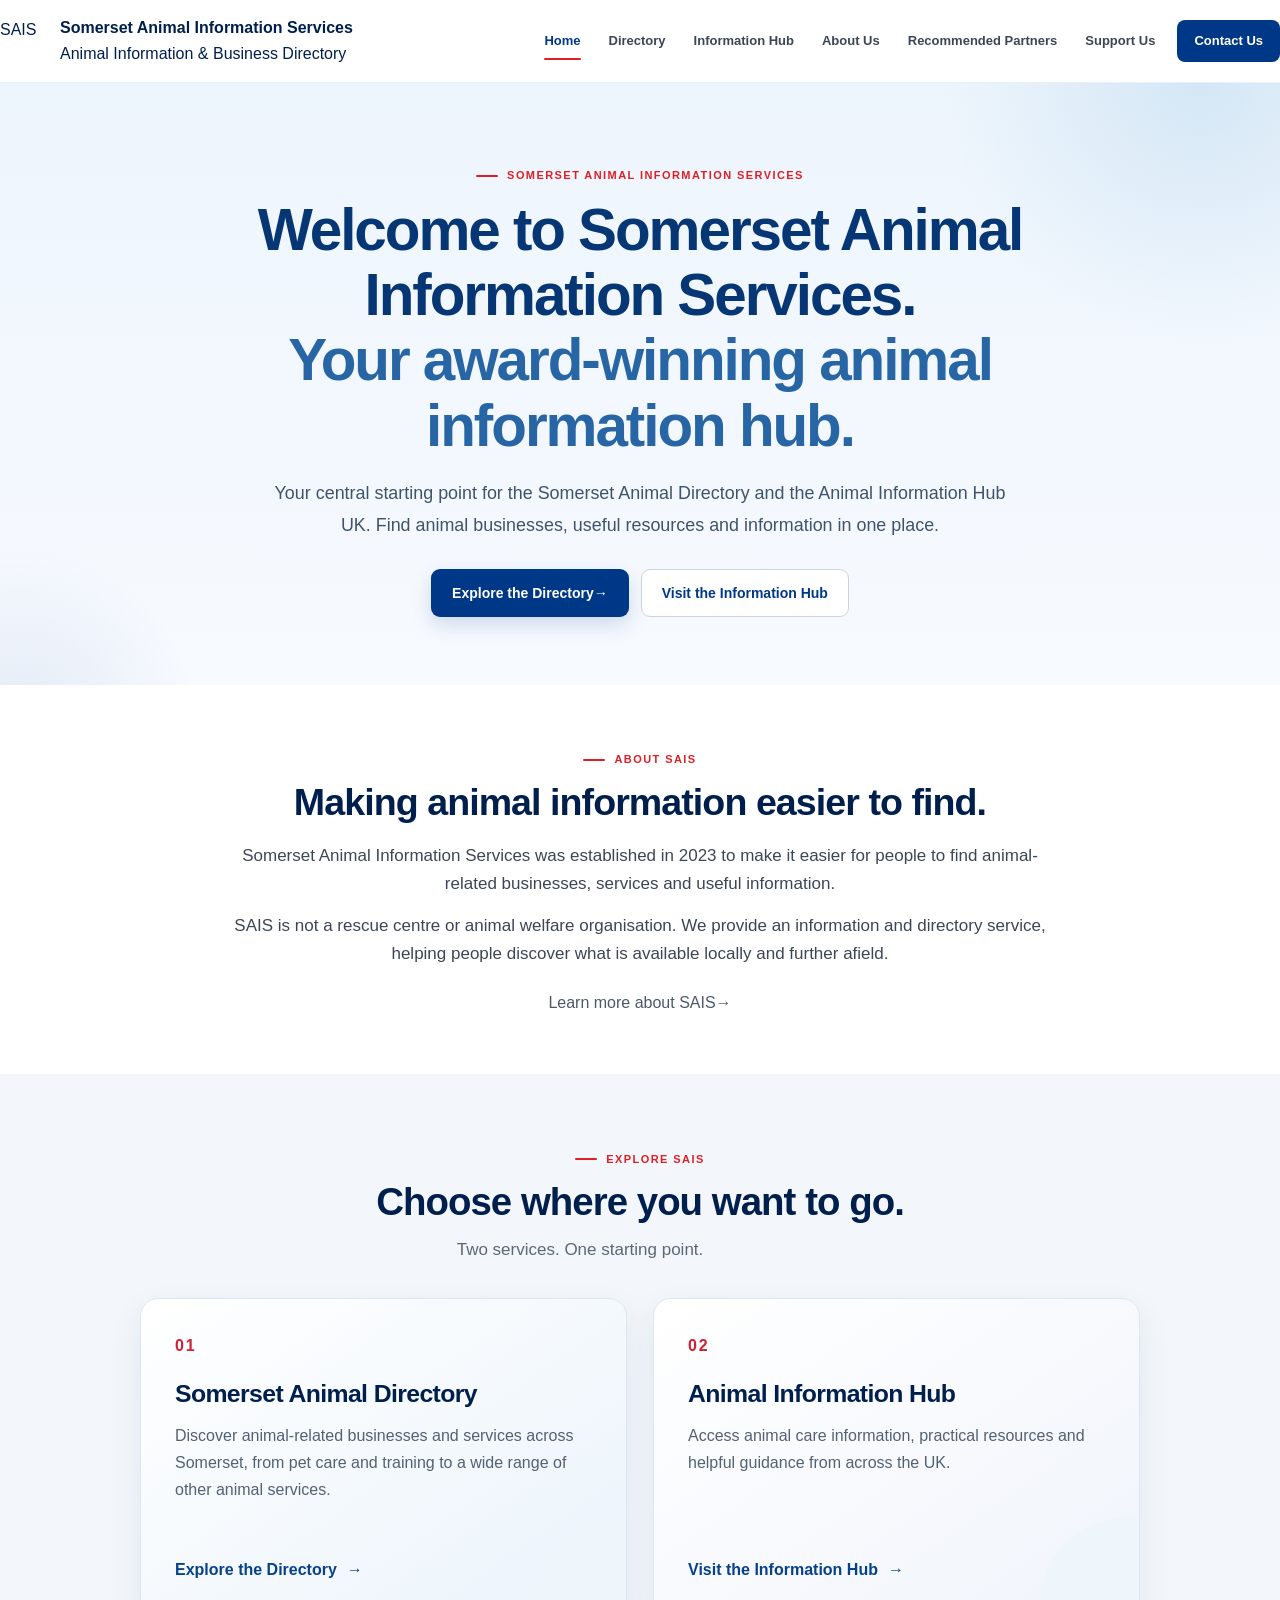
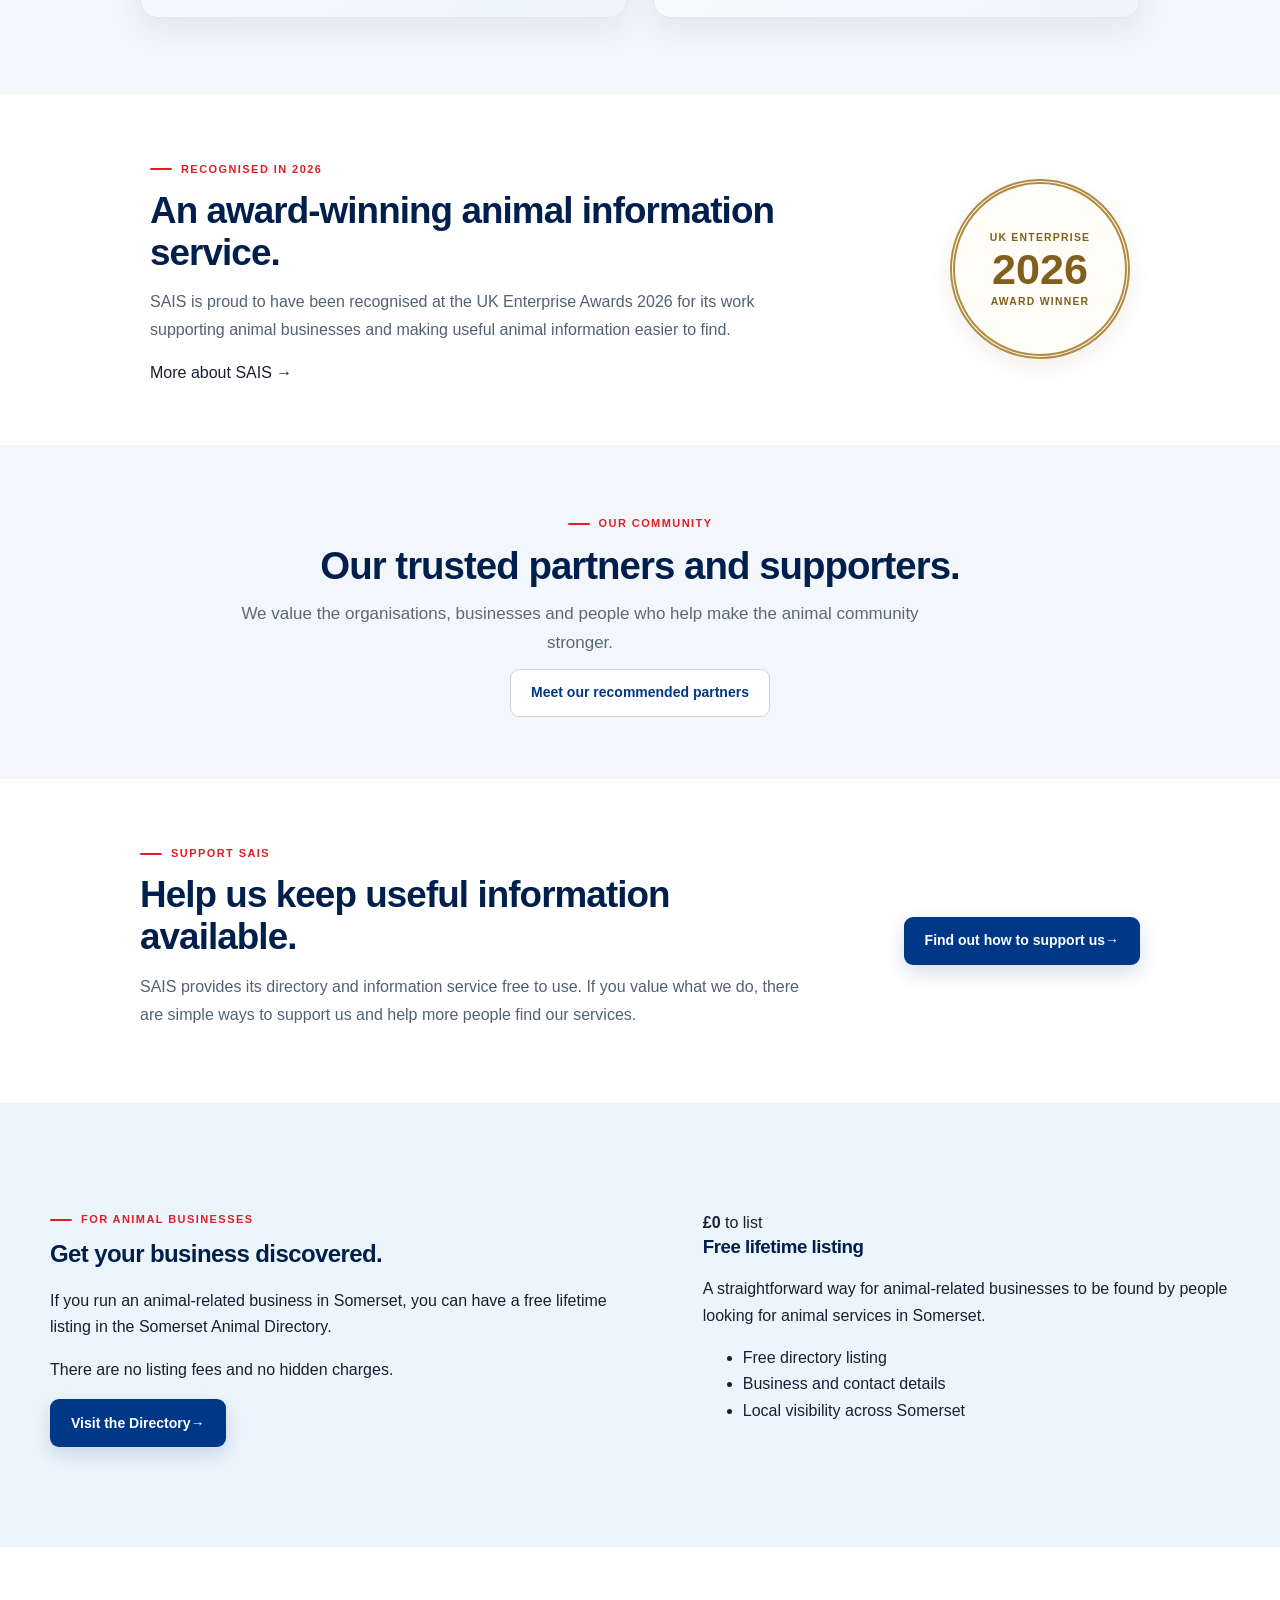
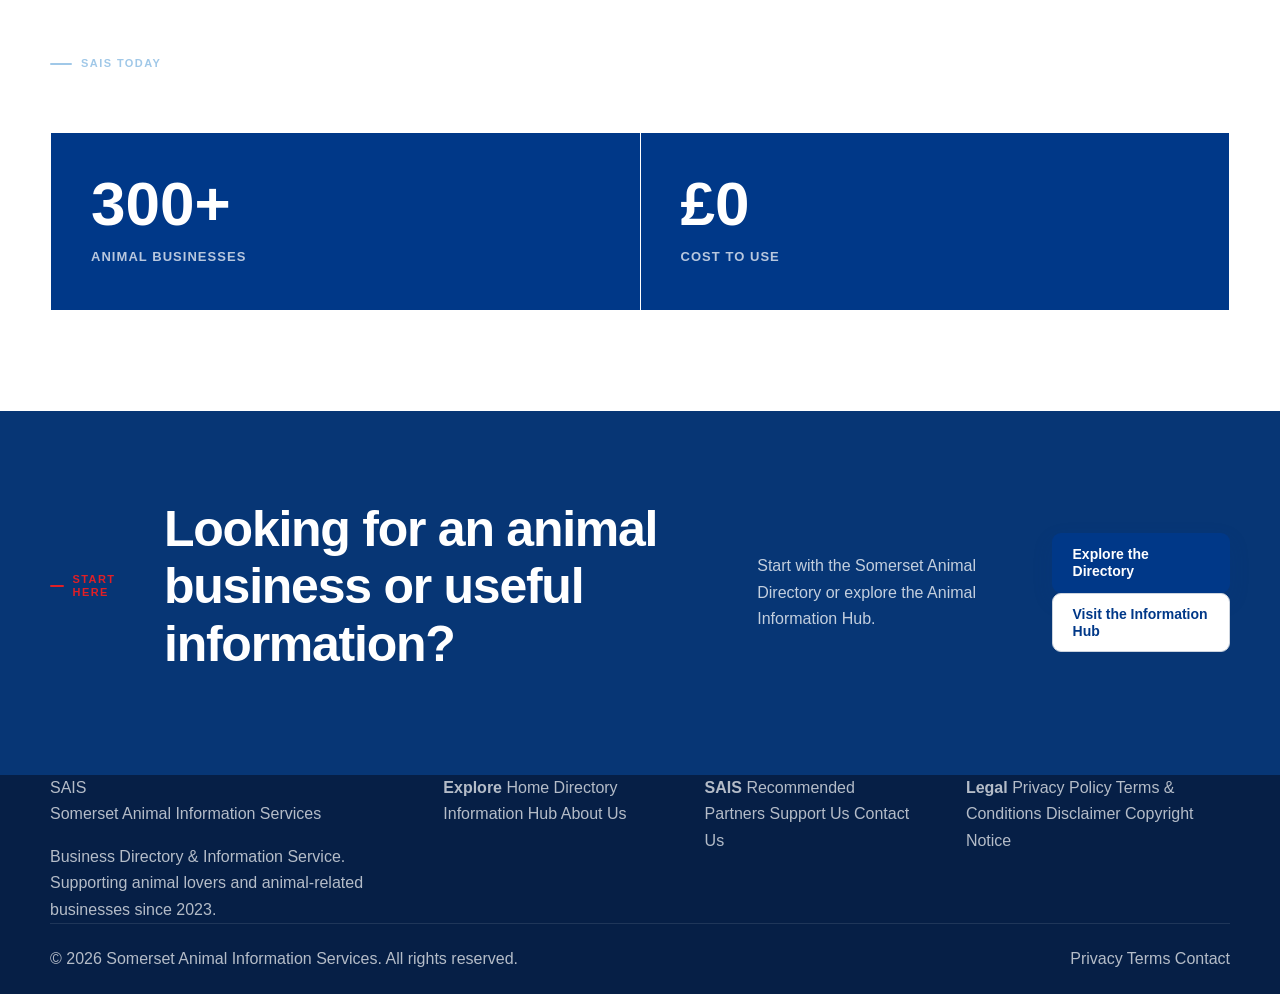
<file: index.html>
<!DOCTYPE html>
<html lang="en-GB">

<head>

    <meta charset="UTF-8">

    <meta
        name="viewport"
        content="width=device-width, initial-scale=1.0"
    >

    <title>
        Somerset Animal Information Services | SAIS
    </title>

    <meta
        name="description"
        content="Somerset Animal Information Services connects animal owners with local animal businesses, services and useful information across Somerset and the UK."
    >

    <meta
        name="robots"
        content="index, follow"
    >

    <meta
        name="theme-color"
        content="#003888"
    >

    <link
        rel="canonical"
        href="https://www.somersetanimalinformationservices.com/"
    >

    <link
        rel="manifest"
        href="manifest.json"
    >

    <link
        rel="stylesheet"
        href="style.css"
    >

</head>


<body>


<!-- =====================================================
     HEADER
===================================================== -->

<header class="site-header">

    <div class="header-inner">

        <a
            href="index.html"
            class="site-brand"
            aria-label="Somerset Animal Information Services home"
        >

            <span class="brand-mark">
                SAIS
            </span>

            <span class="brand-text">

                <strong>
                    Somerset Animal Information Services
                </strong>

                <span>
                    Animal Information &amp; Business Directory
                </span>

            </span>

        </a>


        <nav
            class="desktop-nav"
            aria-label="Main navigation"
        >

            <a
                href="index.html"
                class="active"
            >
                Home
            </a>

            <a
                href="https://directory.somersetanimalinformationservices.com/"
                target="_blank"
                rel="noopener"
            >
                Directory
            </a>

            <a
                href="https://information.somersetanimalinformationservices.com/"
                target="_blank"
                rel="noopener"
            >
                Information Hub
            </a>

            <a href="about.html">
                About Us
            </a>

            <a href="partners.html">
                Recommended Partners
            </a>

            <a href="support-us.html">
                Support Us
            </a>

            <a
                href="contact.html"
                class="nav-contact"
            >
                Contact Us
            </a>

        </nav>


        <button
            class="nav-toggle"
            type="button"
            aria-label="Open menu"
            aria-expanded="false"
            aria-controls="mobile-nav"
        >

            <span></span>
            <span></span>
            <span></span>

        </button>

    </div>


    <nav
        id="mobile-nav"
        class="mobile-nav"
        aria-label="Mobile navigation"
    >

        <a href="index.html">
            Home
        </a>

        <a
            href="https://directory.somersetanimalinformationservices.com/"
            target="_blank"
            rel="noopener"
        >
            Directory
        </a>

        <a
            href="https://information.somersetanimalinformationservices.com/"
            target="_blank"
            rel="noopener"
        >
            Information Hub
        </a>

        <a href="about.html">
            About Us
        </a>

        <a href="partners.html">
            Recommended Partners
        </a>

        <a href="support-us.html">
            Support Us
        </a>

        <a href="contact.html">
            Contact Us
        </a>

    </nav>

</header>


<main>


<!-- =====================================================
     HERO
===================================================== -->

<section class="home-hero">

    <div class="container hero-layout">


        <div class="hero-content">

            <span class="eyebrow">
                SOMERSET ANIMAL INFORMATION SERVICES
            </span>


            <h1>
                Welcome to Somerset Animal Information Services.
                <span>Your award-winning animal information hub.</span>
            </h1>


            <p class="hero-lead">
                Your central starting point for the Somerset Animal Directory and the Animal Information Hub UK. Find animal businesses, useful resources and information in one place.
            </p>


            <div class="hero-actions">

                <a
                    href="https://directory.somersetanimalinformationservices.com/"
                    target="_blank"
                    rel="noopener"
                    class="button button-primary"
                >
                    Explore the Directory
                    <span>→</span>
                </a>


                <a
                    href="https://information.somersetanimalinformationservices.com/"
                    target="_blank"
                    rel="noopener"
                    class="button button-secondary"
                >
                    Visit the Information Hub
                </a>

            </div>

        </div>


        <div class="hero-panel">

            <div class="hero-panel-top">

                <span class="hero-panel-label">
                    ESTABLISHED 2023
                </span>

                <span
                    class="hero-panel-dot"
                    aria-hidden="true"
                ></span>

            </div>


            <div class="hero-panel-main">

                <strong>
                    One place to start.
                </strong>

                <p>
                    Discover local animal businesses,
                    useful resources and information
                    through SAIS.
                </p>

            </div>


            <div class="hero-panel-bottom">

                <div>

                    <strong>
                        300+
                    </strong>

                    <span>
                        businesses
                    </span>

                </div>


                <div>

                    <strong>
                        Free
                    </strong>

                    <span>
                        to use
                    </span>

                </div>

            </div>

        </div>

    </div>

</section>


<!-- =====================================================
     INTRODUCTION
===================================================== -->

<section class="intro-section">

    <div class="container intro-layout">


        <div class="intro-heading">

            <span class="section-label">
                ABOUT SAIS
            </span>


            <h2>
                Making animal information easier to find.
            </h2>

        </div>


        <div class="intro-copy">

            <p>
                Somerset Animal Information Services was
                established in 2023 to make it easier for
                people to find animal-related businesses,
                services and useful information.
            </p>


            <p>
                SAIS is not a rescue centre or animal welfare
                organisation. We provide an information and
                directory service, helping people discover
                what is available locally and further afield.
            </p>


            <a
                href="about.html"
                class="text-link"
            >
                Learn more about SAIS
                <span>→</span>
            </a>

        </div>

    </div>

</section>


<!-- =====================================================
     MAIN DESTINATIONS
===================================================== -->

<section class="destinations-section">

    <div class="container">


        <div class="section-heading">

            <span class="section-label">
                EXPLORE SAIS
            </span>


            <h2>
                Choose where you want to go.
            </h2>


            <p>
                Two services. One starting point.
            </p>

        </div>


        <div class="destination-grid">


            <!-- DIRECTORY -->

            <article class="destination-card destination-directory">

                <div>

                    <div class="destination-number">
                        01
                    </div>


                    <h3>
                        Somerset Animal Directory
                    </h3>


                    <p>
                        Discover animal-related businesses and services across Somerset, from pet care and training to a wide range of other animal services.
                    </p>

                </div>


                <a
                    href="https://directory.somersetanimalinformationservices.com/"
                    target="_blank"
                    rel="noopener"
                    class="destination-link"
                >
                    Explore the Directory
                    <span>→</span>
                </a>

            </article>


            <!-- INFORMATION HUB -->

            <article class="destination-card destination-hub">

                <div>

                    <div class="destination-number">
                        02
                    </div>


                    <h3>
                        Animal Information Hub
                    </h3>


                    <p>
                        Access animal care information, practical resources and helpful guidance from across the UK.
                    </p>

                </div>


                <a
                    href="https://information.somersetanimalinformationservices.com/"
                    target="_blank"
                    rel="noopener"
                    class="destination-link"
                >
                    Visit the Information Hub
                    <span>→</span>
                </a>

            </article>

        </div>

    </div>

</section>




<section class="award-section">
  <div class="container award-inner">
    <div class="award-copy">
      <span class="section-label">RECOGNISED IN 2026</span>
      <h2>An award-winning animal information service.</h2>
      <p>SAIS is proud to have been recognised at the UK Enterprise Awards 2026 for its work supporting animal businesses and making useful animal information easier to find.</p>
      <a class="text-link" href="about.html">More about SAIS <span>→</span></a>
    </div>
    <div class="award-stamp" aria-label="UK Enterprise Awards 2026">
      <span>UK ENTERPRISE</span><strong>2026</strong><span>AWARD WINNER</span>
    </div>
  </div>
</section>

<section class="community-section">
  <div class="container">
    <div class="section-heading">
      <span class="section-label">OUR COMMUNITY</span>
      <h2>Our trusted partners and supporters.</h2>
      <p>We value the organisations, businesses and people who help make the animal community stronger.</p>
      <a class="button button-secondary" href="partners.html">Meet our recommended partners</a>
    </div>
  </div>
</section>

<section class="support-section">
  <div class="container support-inner">
    <div>
      <span class="section-label">SUPPORT SAIS</span>
      <h2>Help us keep useful information available.</h2>
      <p>SAIS provides its directory and information service free to use. If you value what we do, there are simple ways to support us and help more people find our services.</p>
    </div>
    <a class="button button-primary" href="support-us.html">Find out how to support us <span>→</span></a>
  </div>
</section>


<!-- =====================================================
     BUSINESS SECTION
===================================================== -->

<section class="business-section">

    <div class="container business-layout">


        <div class="business-content">

            <span class="section-label">
                FOR ANIMAL BUSINESSES
            </span>


            <h2>
                Get your business discovered.
            </h2>


            <p>
                If you run an animal-related business in
                Somerset, you can have a free lifetime
                listing in the Somerset Animal Directory.
            </p>


            <p>
                There are no listing fees and no hidden
                charges.
            </p>


            <a
                href="https://directory.somersetanimalinformationservices.com/"
                target="_blank"
                rel="noopener"
                class="button button-primary"
            >
                Visit the Directory
                <span>→</span>
            </a>

        </div>


        <div class="business-offer">

            <div class="offer-price">

                <strong>
                    £0
                </strong>

                <span>
                    to list
                </span>

            </div>


            <div class="offer-divider"></div>


            <h3>
                Free lifetime listing
            </h3>


            <p>
                A straightforward way for animal-related
                businesses to be found by people looking
                for animal services in Somerset.
            </p>


            <ul>

                <li>
                    Free directory listing
                </li>

                <li>
                    Business and contact details
                </li>

                <li>
                    Local visibility across Somerset
                </li>

            </ul>

        </div>

    </div>

</section>


<!-- =====================================================
     SAIS NUMBERS
===================================================== -->

<section class="numbers-section">

    <div class="container">


        <div class="numbers-intro">

            <span class="section-label">
                SAIS TODAY
            </span>


            <h2>
                Connecting people with the animal community.
            </h2>

        </div>


        <div class="numbers-grid">


            <div class="number-item">

                <strong>300+</strong>

                <span>
                    animal businesses
                </span>

            </div>


            <div class="number-item">

                <strong>£0</strong>

                <span>
                    cost to use
                </span>

            </div>

        </div>

    </div>

</section>


<!-- =====================================================
     FINAL CTA
===================================================== -->

<section class="final-cta">

    <div class="container final-cta-inner">

        <span class="eyebrow">
            START HERE
        </span>


        <h2>
            Looking for an animal business
            or useful information?
        </h2>


        <p>
            Start with the Somerset Animal Directory
            or explore the Animal Information Hub.
        </p>


        <div class="final-actions">

            <a
                href="https://directory.somersetanimalinformationservices.com/"
                target="_blank"
                rel="noopener"
                class="button button-primary"
            >
                Explore the Directory
            </a>


            <a
                href="https://information.somersetanimalinformationservices.com/"
                target="_blank"
                rel="noopener"
                class="button button-secondary"
            >
                Visit the Information Hub
            </a>

        </div>

    </div>

</section>


</main>


<!-- =====================================================
     FOOTER
===================================================== -->

<footer class="site-footer">

    <div class="container">


        <div class="footer-grid">


            <div>

                <div class="footer-brand-mark">
                    SAIS
                </div>


                <p>
                    Somerset Animal Information Services
                </p>


                <span>
                    Business Directory &amp; Information Service.
                    Supporting animal lovers and animal-related
                    businesses since 2023.
                </span>

            </div>


            <div class="footer-column">

                <strong>
                    Explore
                </strong>


                <a href="index.html">
                    Home
                </a>


                <a
                    href="https://directory.somersetanimalinformationservices.com/"
                    target="_blank"
                    rel="noopener"
                >
                    Directory
                </a>


                <a
                    href="https://information.somersetanimalinformationservices.com/"
                    target="_blank"
                    rel="noopener"
                >
                    Information Hub
                </a>


                <a href="about.html">
                    About Us
                </a>

            </div>


            <div class="footer-column">

                <strong>
                    SAIS
                </strong>


                <a href="partners.html">
                    Recommended Partners
                </a>


                <a href="support-us.html">
                    Support Us
                </a>


                <a href="contact.html">
                    Contact Us
                </a>

            </div>


            <div class="footer-column">

                <strong>
                    Legal
                </strong>


                <a href="privacy.html">
                    Privacy Policy
                </a>


                <a href="terms.html">
                    Terms &amp; Conditions
                </a>


                <a href="disclaimer.html">
                    Disclaimer
                </a>


                <a href="copyright.html">
                    Copyright Notice
                </a>

            </div>

        </div>


        <div class="footer-bottom">

            <div>

                <span>
                    ©
                    <span data-current-year></span>
                    Somerset Animal Information Services.
                    All rights reserved.
                </span>

            </div>


            <div class="footer-legal">

                <a href="privacy.html">
                    Privacy
                </a>

                <a href="terms.html">
                    Terms
                </a>

                <a href="contact.html">
                    Contact
                </a>

            </div>

        </div>

    </div>

</footer>


<script src="script.js"></script>

</body>

</html>
</file>
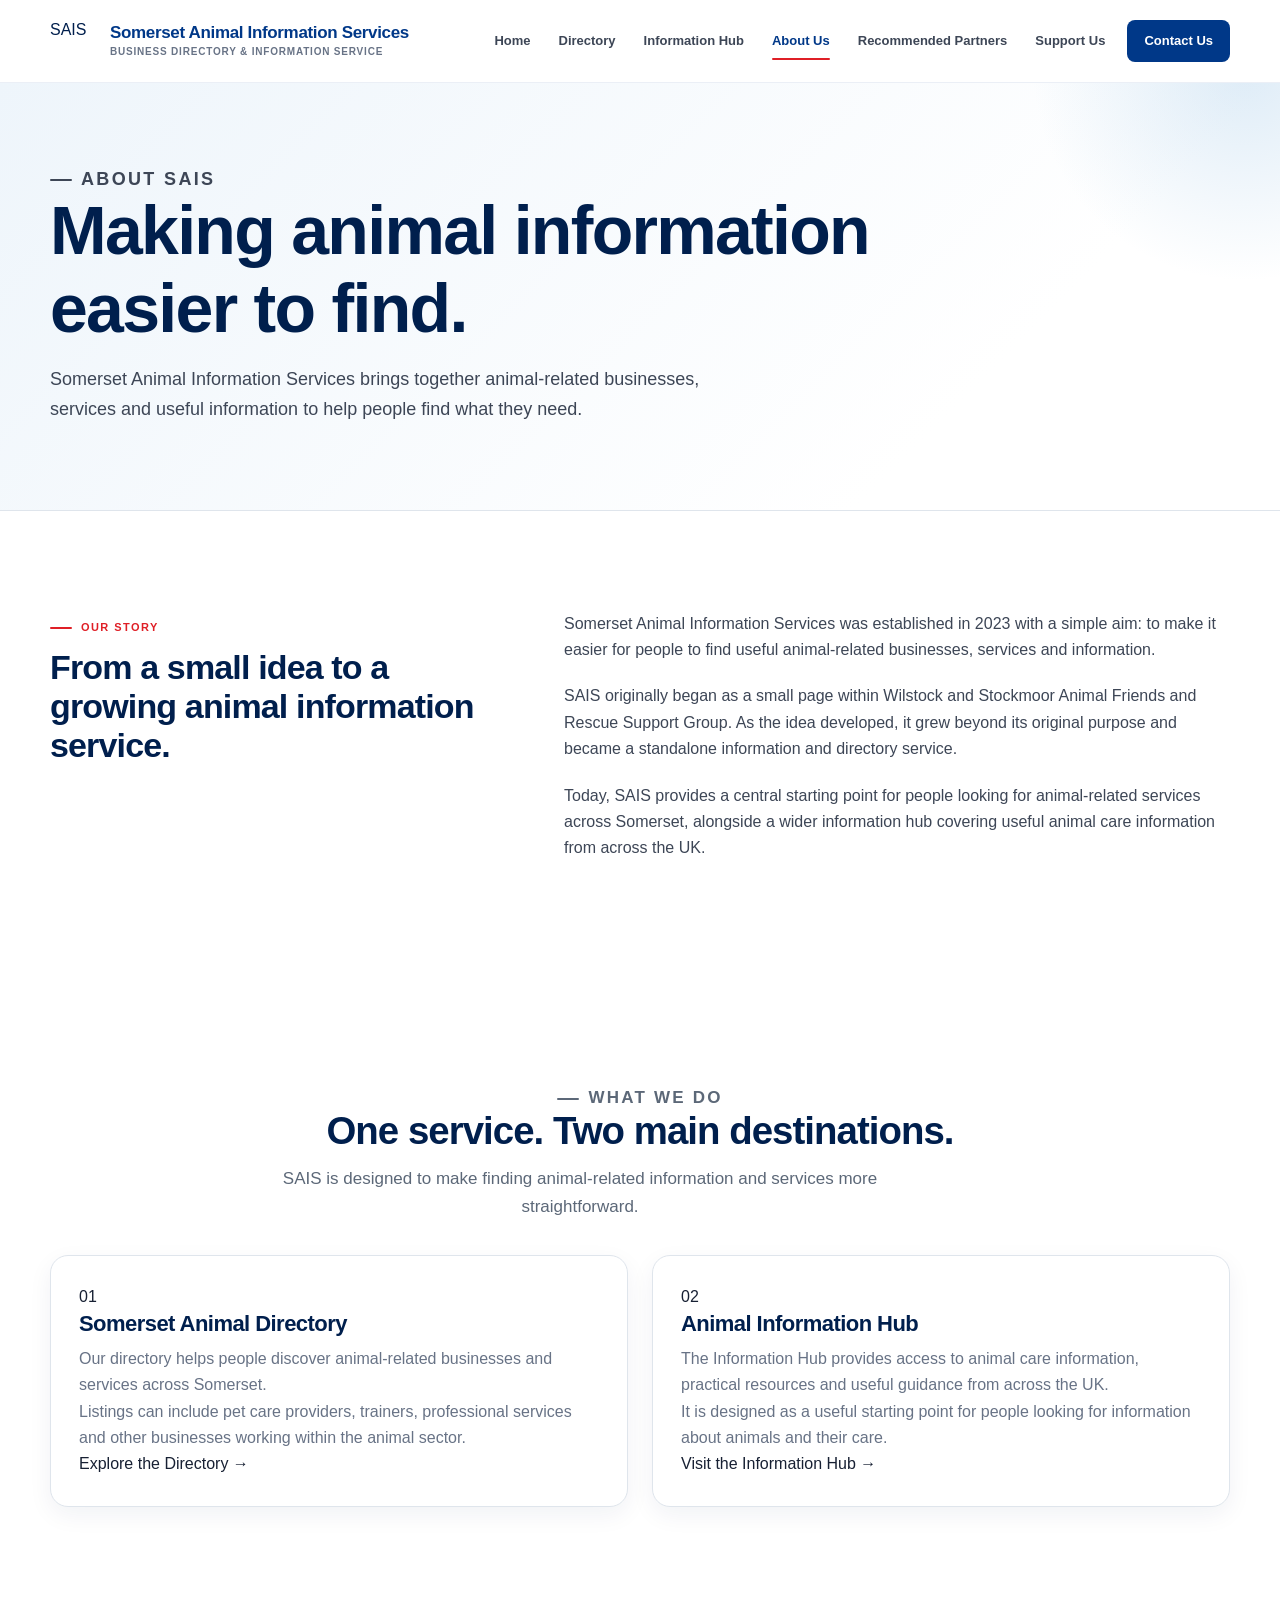
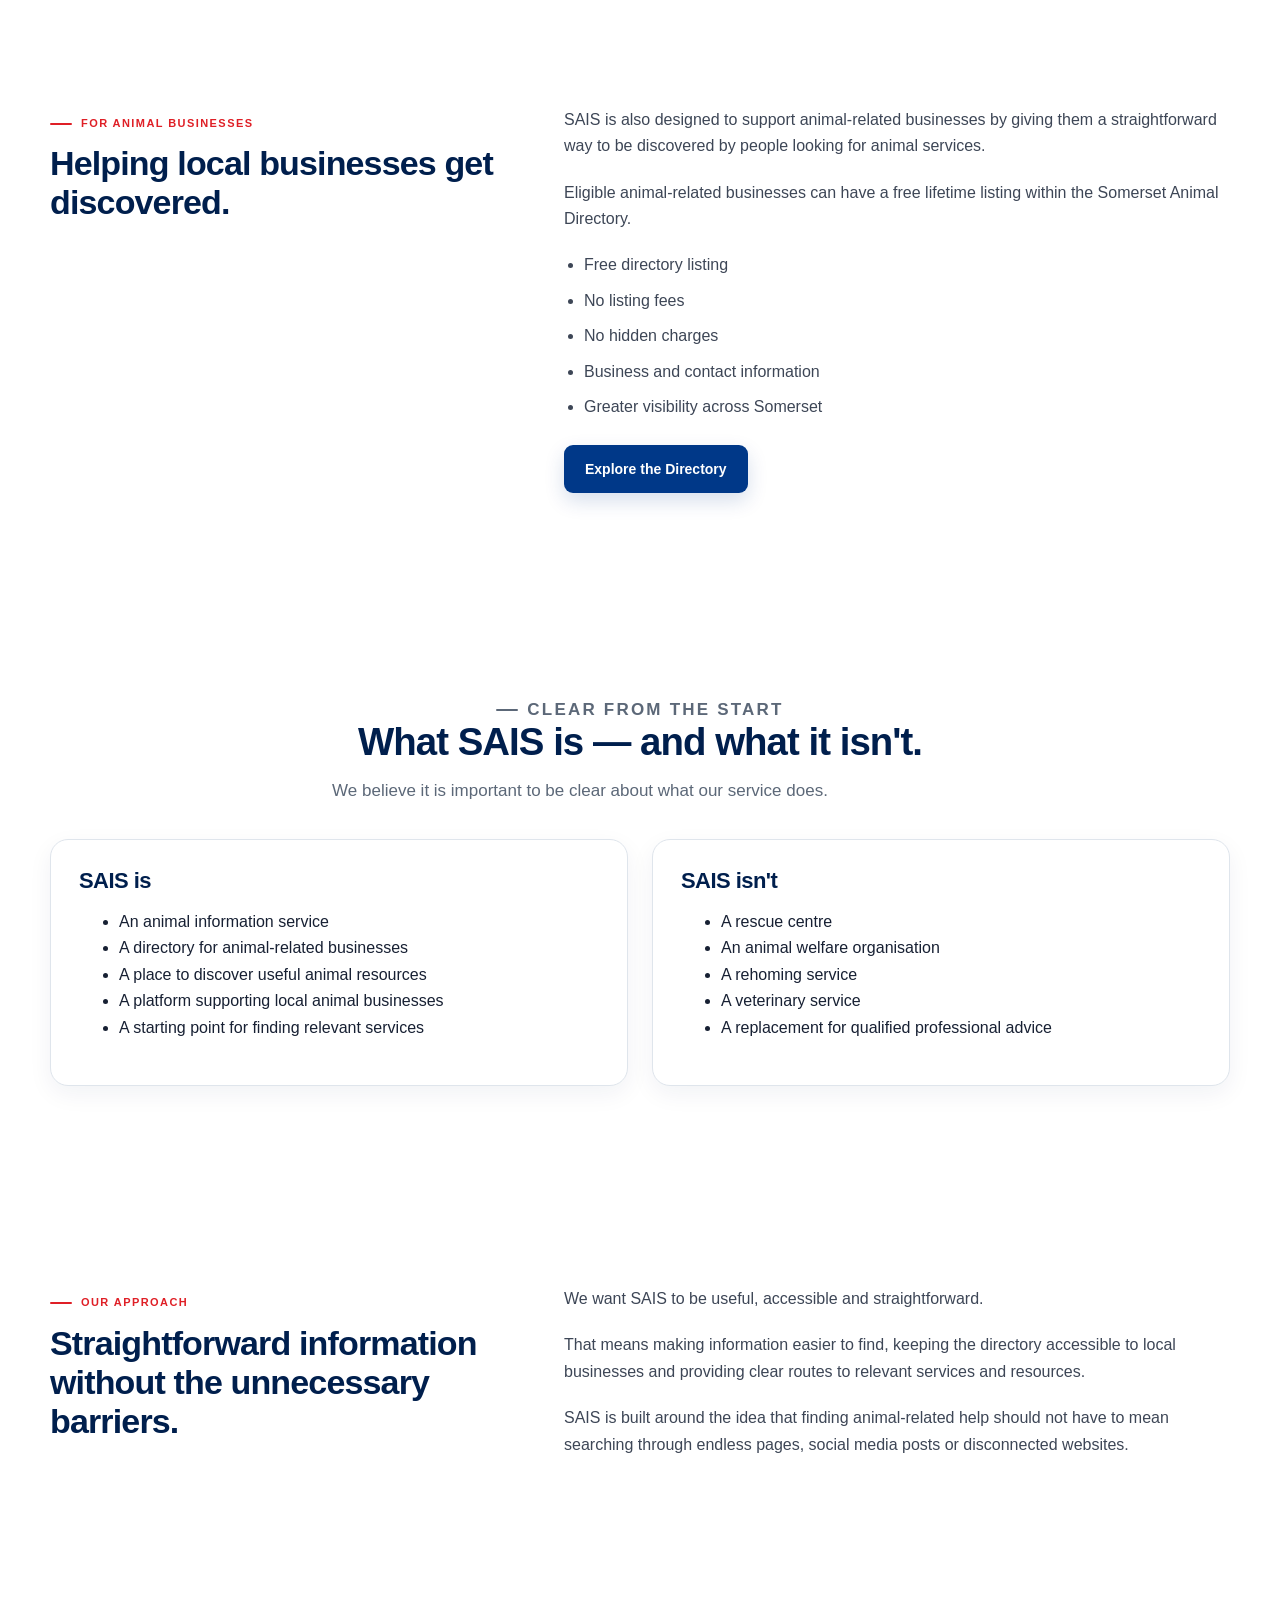
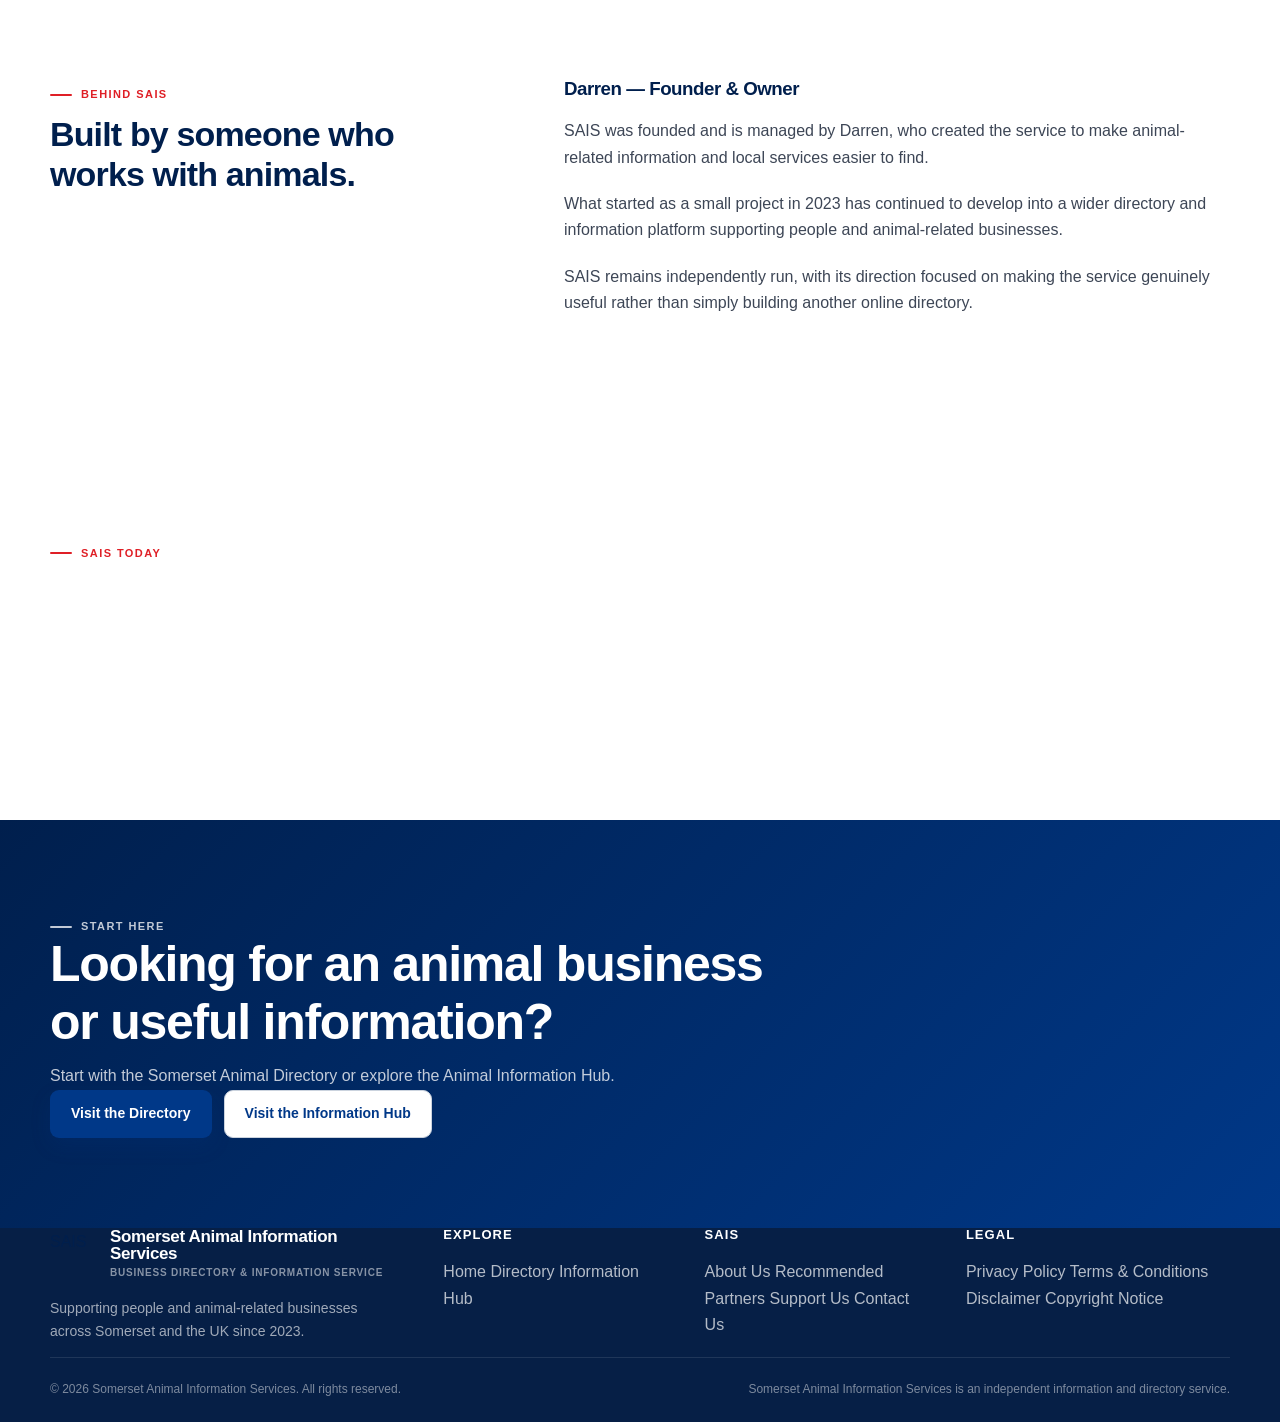
<file: about.html>
<!DOCTYPE html>
<html lang="en-GB">
<head>
    <meta charset="UTF-8">

    <meta
        name="viewport"
        content="width=device-width, initial-scale=1.0"
    >

    <meta
        name="description"
        content="Learn about Somerset Animal Information Services, established in 2023 to help people find animal-related businesses, services and useful information across Somerset and the UK."
    >

    <meta
        name="keywords"
        content="Somerset Animal Information Services, SAIS, Somerset animal businesses, animal directory Somerset, animal information UK, pet services Somerset"
    >

    <meta name="author" content="Somerset Animal Information Services">

    <meta
        name="robots"
        content="index, follow"
    >

    <link
        rel="canonical"
        href="https://www.somersetanimalinformationservices.com/about.html"
    >

    <meta
        property="og:title"
        content="About Us | Somerset Animal Information Services"
    >

    <meta
        property="og:description"
        content="Learn more about Somerset Animal Information Services, our story, what we do and how we support people and animal-related businesses."
    >

    <meta
        property="og:type"
        content="website"
    >

    <meta
        property="og:url"
        content="https://www.somersetanimalinformationservices.com/about.html"
    >

    <meta
        property="og:site_name"
        content="Somerset Animal Information Services"
    >

    <meta
        name="twitter:card"
        content="summary"
    >

    <meta
        name="twitter:title"
        content="About Us | Somerset Animal Information Services"
    >

    <meta
        name="twitter:description"
        content="Learn more about Somerset Animal Information Services and what we do."
    >

    <link rel="manifest" href="manifest.json">

    <title>About Us | Somerset Animal Information Services</title>

    <link rel="stylesheet" href="style.css">
</head>

<body>

    <!-- =========================
         HEADER
    ========================== -->

    <header class="site-header" id="site-header">

        <div class="container header-inner">

            <a
                href="index.html"
                class="site-brand"
                aria-label="Somerset Animal Information Services home"
            >

                <span class="brand-mark" aria-hidden="true">
                    SAIS
                </span>

                <span class="brand-text">
                    <span class="brand-name">
                        Somerset Animal Information Services
                    </span>

                    <span class="brand-subtitle">
                        Business Directory &amp; Information Service
                    </span>
                </span>

            </a>


            <!-- Desktop navigation -->

            <nav
                class="desktop-nav"
                aria-label="Main navigation"
            >

                <a href="index.html">
                    Home
                </a>

                <a
                    href="https://directory.somersetanimalinformationservices.com/"
                    target="_blank"
                    rel="noopener"
                >
                    Directory
                </a>

                <a
                    href="https://information.somersetanimalinformationservices.com/"
                    target="_blank"
                    rel="noopener"
                >
                    Information Hub
                </a>

                <a
                    href="about.html"
                    class="active"
                    aria-current="page"
                >
                    About Us
                </a>

                <a href="partners.html">
                    Recommended Partners
                </a>

                <a href="support-us.html">
                    Support Us
                </a>

                <a
                    href="contact.html"
                    class="nav-contact"
                >
                    Contact Us
                </a>

            </nav>


            <!-- Mobile navigation button -->

            <button
                class="menu-toggle nav-toggle"
                type="button"
                aria-label="Open navigation menu"
                aria-expanded="false"
                aria-controls="mobile-nav"
            >
                <span></span>
                <span></span>
                <span></span>
            </button>

        </div>


        <!-- Mobile navigation -->

        <nav
            class="mobile-nav"
            id="mobile-nav"
            aria-label="Mobile navigation"
        >

            <a href="index.html">
                Home
            </a>

            <a
                href="https://directory.somersetanimalinformationservices.com/"
                target="_blank"
                rel="noopener"
            >
                Directory
            </a>

            <a
                href="https://information.somersetanimalinformationservices.com/"
                target="_blank"
                rel="noopener"
            >
                Information Hub
            </a>

            <a
                href="about.html"
                class="active"
                aria-current="page"
            >
                About Us
            </a>

            <a href="partners.html">
                Recommended Partners
            </a>

            <a href="support-us.html">
                Support Us
            </a>

            <a href="contact.html">
                Contact Us
            </a>

        </nav>

    </header>


    <main>

        <!-- =========================
             PAGE HERO
        ========================== -->

        <section class="page-hero">

            <div class="container">

                <div class="page-hero-content">

                    <p class="eyebrow">
                        ABOUT SAIS
                    </p>

                    <h1>
                        Making animal information easier to find.
                    </h1>

                    <p class="page-hero-lead">
                        Somerset Animal Information Services brings together
                        animal-related businesses, services and useful
                        information to help people find what they need.
                    </p>

                </div>

            </div>

        </section>


        <!-- =========================
             OUR STORY
        ========================== -->

        <section class="page-section">

            <div class="container">

                <div class="content-split">

                    <div class="content-heading">

                        <p class="eyebrow">
                            OUR STORY
                        </p>

                        <h2>
                            From a small idea to a growing animal information service.
                        </h2>

                    </div>


                    <div class="content-copy">

                        <p>
                            Somerset Animal Information Services was
                            established in 2023 with a simple aim:
                            to make it easier for people to find useful
                            animal-related businesses, services and
                            information.
                        </p>

                        <p>
                            SAIS originally began as a small page within
                            Wilstock and Stockmoor Animal Friends and
                            Rescue Support Group. As the idea developed,
                            it grew beyond its original purpose and became
                            a standalone information and directory service.
                        </p>

                        <p>
                            Today, SAIS provides a central starting point
                            for people looking for animal-related services
                            across Somerset, alongside a wider information
                            hub covering useful animal care information
                            from across the UK.
                        </p>

                    </div>

                </div>

            </div>

        </section>


        <!-- =========================
             WHAT WE DO
        ========================== -->

        <section class="page-section section-soft">

            <div class="container">

                <div class="section-heading">

                    <p class="eyebrow">
                        WHAT WE DO
                    </p>

                    <h2>
                        One service. Two main destinations.
                    </h2>

                    <p>
                        SAIS is designed to make finding animal-related
                        information and services more straightforward.
                    </p>

                </div>


                <div class="support-grid">

                    <article class="info-card">

                        <span class="card-number">
                            01
                        </span>

                        <h3>
                            Somerset Animal Directory
                        </h3>

                        <p>
                            Our directory helps people discover
                            animal-related businesses and services
                            across Somerset.
                        </p>

                        <p>
                            Listings can include pet care providers,
                            trainers, professional services and other
                            businesses working within the animal sector.
                        </p>

                        <a
                            href="https://directory.somersetanimalinformationservices.com/"
                            class="text-link"
                            target="_blank"
                            rel="noopener"
                        >
                            Explore the Directory
                            <span aria-hidden="true">→</span>
                        </a>

                    </article>


                    <article class="info-card">

                        <span class="card-number">
                            02
                        </span>

                        <h3>
                            Animal Information Hub
                        </h3>

                        <p>
                            The Information Hub provides access to animal
                            care information, practical resources and
                            useful guidance from across the UK.
                        </p>

                        <p>
                            It is designed as a useful starting point for
                            people looking for information about animals
                            and their care.
                        </p>

                        <a
                            href="https://information.somersetanimalinformationservices.com/"
                            class="text-link"
                            target="_blank"
                            rel="noopener"
                        >
                            Visit the Information Hub
                            <span aria-hidden="true">→</span>
                        </a>

                    </article>

                </div>

            </div>

        </section>


        <!-- =========================
             FOR BUSINESSES
        ========================== -->

        <section class="page-section">

            <div class="container">

                <div class="content-split">

                    <div class="content-heading">

                        <p class="eyebrow">
                            FOR ANIMAL BUSINESSES
                        </p>

                        <h2>
                            Helping local businesses get discovered.
                        </h2>

                    </div>


                    <div class="content-copy">

                        <p>
                            SAIS is also designed to support animal-related
                            businesses by giving them a straightforward
                            way to be discovered by people looking for
                            animal services.
                        </p>

                        <p>
                            Eligible animal-related businesses can have a
                            free lifetime listing within the Somerset Animal
                            Directory.
                        </p>

                        <ul class="check-list">

                            <li>
                                Free directory listing
                            </li>

                            <li>
                                No listing fees
                            </li>

                            <li>
                                No hidden charges
                            </li>

                            <li>
                                Business and contact information
                            </li>

                            <li>
                                Greater visibility across Somerset
                            </li>

                        </ul>

                        <a
                            href="https://directory.somersetanimalinformationservices.com/"
                            class="button button-primary"
                            target="_blank"
                            rel="noopener"
                        >
                            Explore the Directory
                        </a>

                    </div>

                </div>

            </div>

        </section>


        <!-- =========================
             WHAT SAIS IS NOT
        ========================== -->

        <section class="page-section section-soft">

            <div class="container">

                <div class="section-heading">

                    <p class="eyebrow">
                        CLEAR FROM THE START
                    </p>

                    <h2>
                        What SAIS is — and what it isn't.
                    </h2>

                    <p>
                        We believe it is important to be clear about
                        what our service does.
                    </p>

                </div>


                <div class="partner-grid">

                    <article class="info-card">

                        <h3>
                            SAIS is
                        </h3>

                        <ul class="check-list">

                            <li>
                                An animal information service
                            </li>

                            <li>
                                A directory for animal-related businesses
                            </li>

                            <li>
                                A place to discover useful animal resources
                            </li>

                            <li>
                                A platform supporting local animal businesses
                            </li>

                            <li>
                                A starting point for finding relevant services
                            </li>

                        </ul>

                    </article>


                    <article class="info-card">

                        <h3>
                            SAIS isn't
                        </h3>

                        <ul class="check-list">

                            <li>
                                A rescue centre
                            </li>

                            <li>
                                An animal welfare organisation
                            </li>

                            <li>
                                A rehoming service
                            </li>

                            <li>
                                A veterinary service
                            </li>

                            <li>
                                A replacement for qualified professional advice
                            </li>

                        </ul>

                    </article>

                </div>

            </div>

        </section>


        <!-- =========================
             OUR APPROACH
        ========================== -->

        <section class="page-section">

            <div class="container">

                <div class="content-split">

                    <div class="content-heading">

                        <p class="eyebrow">
                            OUR APPROACH
                        </p>

                        <h2>
                            Straightforward information without the unnecessary barriers.
                        </h2>

                    </div>


                    <div class="content-copy">

                        <p>
                            We want SAIS to be useful, accessible and
                            straightforward.
                        </p>

                        <p>
                            That means making information easier to find,
                            keeping the directory accessible to local
                            businesses and providing clear routes to
                            relevant services and resources.
                        </p>

                        <p>
                            SAIS is built around the idea that finding
                            animal-related help should not have to mean
                            searching through endless pages, social media
                            posts or disconnected websites.
                        </p>

                    </div>

                </div>

            </div>

        </section>


        <!-- =========================
             FOUNDER
        ========================== -->

        <section class="page-section section-soft">

            <div class="container">

                <div class="content-split">

                    <div class="content-heading">

                        <p class="eyebrow">
                            BEHIND SAIS
                        </p>

                        <h2>
                            Built by someone who works with animals.
                        </h2>

                    </div>


                    <div class="content-copy">

                        <h3>
                            Darren — Founder &amp; Owner
                        </h3>

                        <p>
                            SAIS was founded and is managed by Darren,
                            who created the service to make animal-related
                            information and local services easier to find.
                        </p>

                        <p>
                            What started as a small project in 2023 has
                            continued to develop into a wider directory
                            and information platform supporting people
                            and animal-related businesses.
                        </p>

                        <p>
                            SAIS remains independently run, with its
                            direction focused on making the service
                            genuinely useful rather than simply building
                            another online directory.
                        </p>

                    </div>

                </div>

            </div>

        </section>


        <!-- =========================
             SAIS TODAY
        ========================== -->

        <section class="numbers-section">

            <div class="container">

                <div class="numbers-header">

                    <div>

                        <p class="eyebrow">
                            SAIS TODAY
                        </p>

                        <h2>
                            A growing place to start.
                        </h2>

                    </div>

                    <p>
                        SAIS continues to develop its directory,
                        information resources and connections with
                        animal-related businesses.
                    </p>

                </div>


                <div class="numbers-grid">

                    <div class="number-card">

                        <strong>
                            350+
                        </strong>

                        <span>
                            Animal businesses
                        </span>

                    </div>


                    <div class="number-card">

                        <strong>
                            100+
                        </strong>

                        <span>
                            Enquiries a day
                        </span>

                    </div>


                    <div class="number-card">

                        <strong>
                            2023
                        </strong>

                        <span>
                            Established
                        </span>

                    </div>

                </div>

            </div>

        </section>


        <!-- =========================
             FINAL CTA
        ========================== -->

        <section class="cta-section">

            <div class="container">

                <div class="cta-card">

                    <div>

                        <p class="eyebrow">
                            START HERE
                        </p>

                        <h2>
                            Looking for an animal business or useful information?
                        </h2>

                        <p>
                            Start with the Somerset Animal Directory or
                            explore the Animal Information Hub.
                        </p>

                    </div>


                    <div class="cta-actions">

                        <a
                            href="https://directory.somersetanimalinformationservices.com/"
                            class="button button-primary"
                            target="_blank"
                            rel="noopener"
                        >
                            Visit the Directory
                        </a>

                        <a
                            href="https://information.somersetanimalinformationservices.com/"
                            class="button button-secondary"
                            target="_blank"
                            rel="noopener"
                        >
                            Visit the Information Hub
                        </a>

                    </div>

                </div>

            </div>

        </section>

    </main>


    <!-- =========================
         FOOTER
    ========================== -->

    <footer class="site-footer">

        <div class="container">

            <div class="footer-grid">

                <div class="footer-brand">

                    <a
                        href="index.html"
                        class="site-brand"
                    >

                        <span class="brand-mark" aria-hidden="true">
                            SAIS
                        </span>

                        <span class="brand-text">

                            <span class="brand-name">
                                Somerset Animal Information Services
                            </span>

                            <span class="brand-subtitle">
                                Business Directory &amp; Information Service
                            </span>

                        </span>

                    </a>

                    <p>
                        Supporting people and animal-related businesses
                        across Somerset and the UK since 2023.
                    </p>

                </div>


                <div class="footer-column">

                    <h3>
                        Explore
                    </h3>

                    <a href="index.html">
                        Home
                    </a>

                    <a
                        href="https://directory.somersetanimalinformationservices.com/"
                        target="_blank"
                        rel="noopener"
                    >
                        Directory
                    </a>

                    <a
                        href="https://information.somersetanimalinformationservices.com/"
                        target="_blank"
                        rel="noopener"
                    >
                        Information Hub
                    </a>

                </div>


                <div class="footer-column">

                    <h3>
                        SAIS
                    </h3>

                    <a href="about.html">
                        About Us
                    </a>

                    <a href="partners.html">
                        Recommended Partners
                    </a>

                    <a href="support-us.html">
                        Support Us
                    </a>

                    <a href="contact.html">
                        Contact Us
                    </a>

                </div>


                <div class="footer-column">

                    <h3>
                        Legal
                    </h3>

                    <a href="privacy.html">
                        Privacy Policy
                    </a>

                    <a href="terms.html">
                        Terms &amp; Conditions
                    </a>

                    <a href="disclaimer.html">
                        Disclaimer
                    </a>

                    <a href="copyright.html">
                        Copyright Notice
                    </a>

                </div>

            </div>


            <div class="footer-bottom">

                <p>
                    &copy;
                    <span data-current-year>2026</span>
                    Somerset Animal Information Services.
                    All rights reserved.
                </p>

                <p>
                    Somerset Animal Information Services
                    is an independent information and directory service.
                </p>

            </div>

        </div>

    </footer>


    <!-- =========================
         JAVASCRIPT
    ========================== -->

    <script src="script.js"></script>

</body>
</html>
</file>
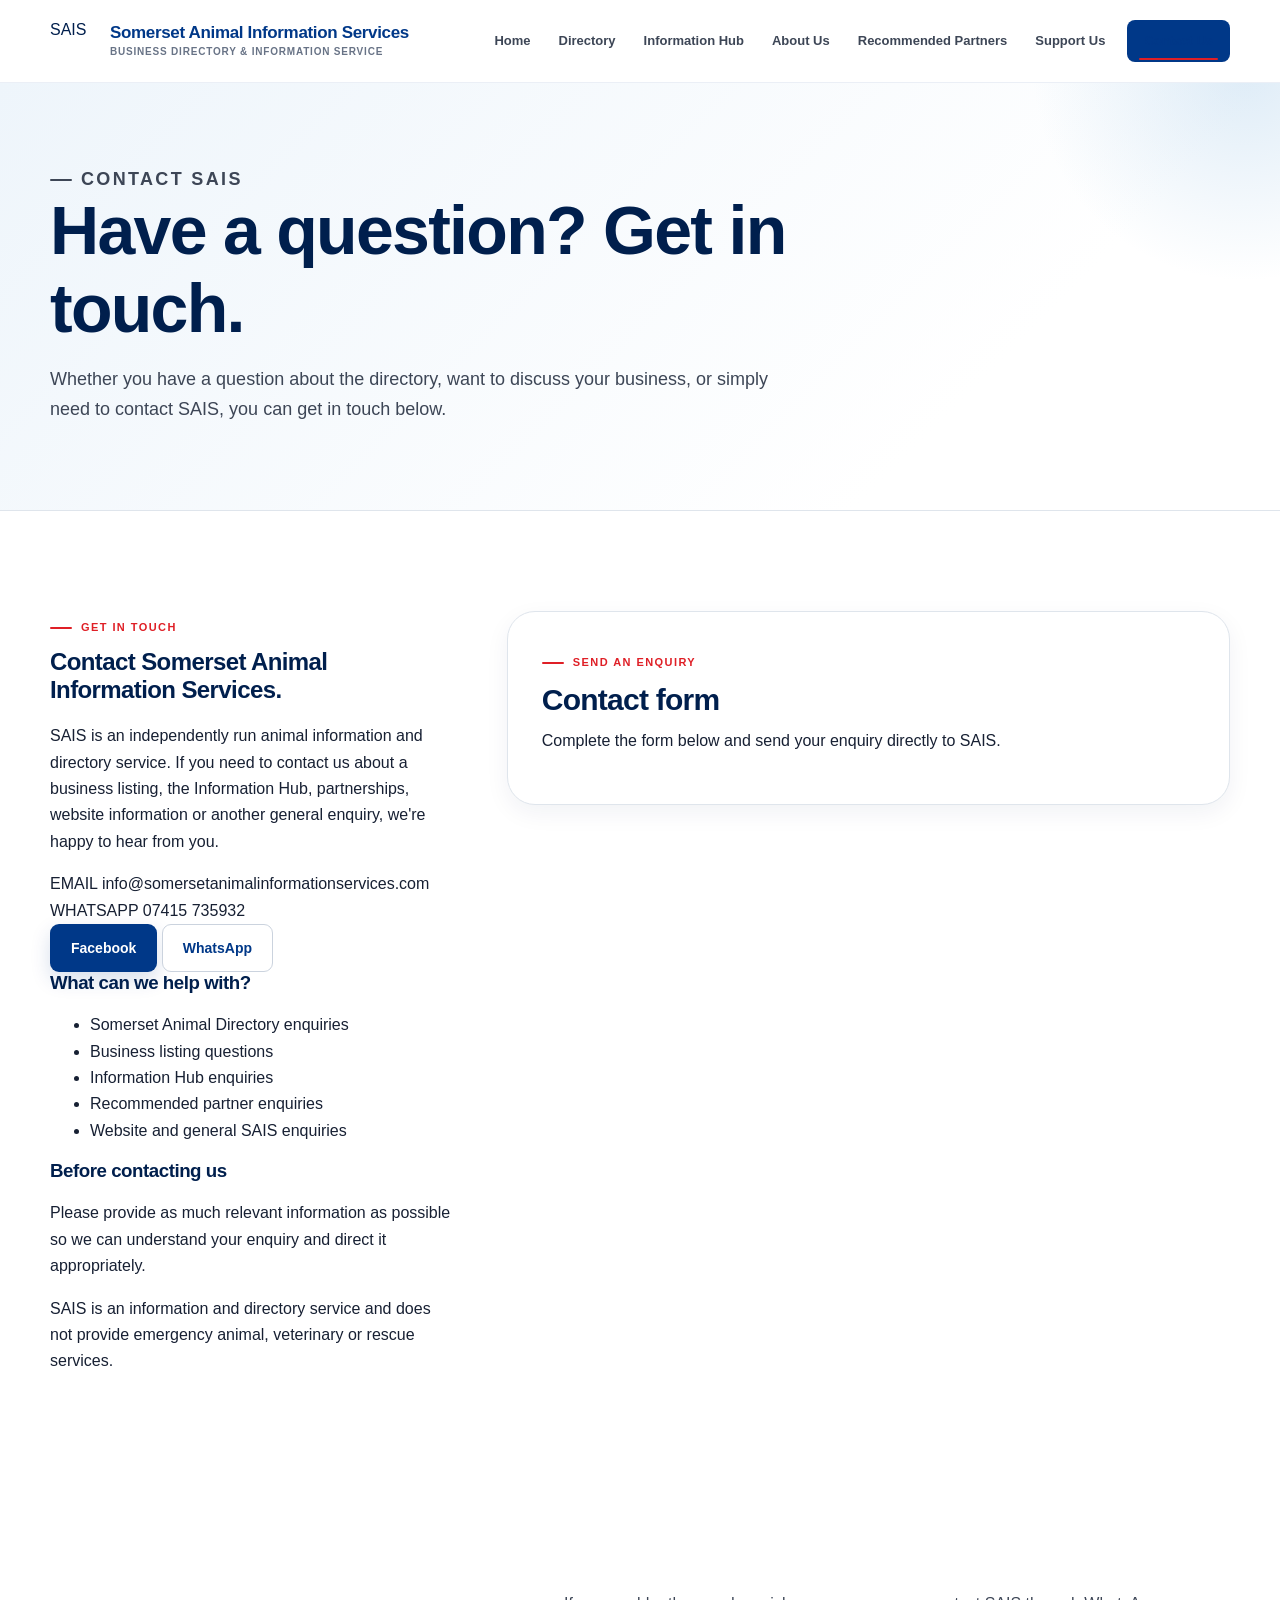
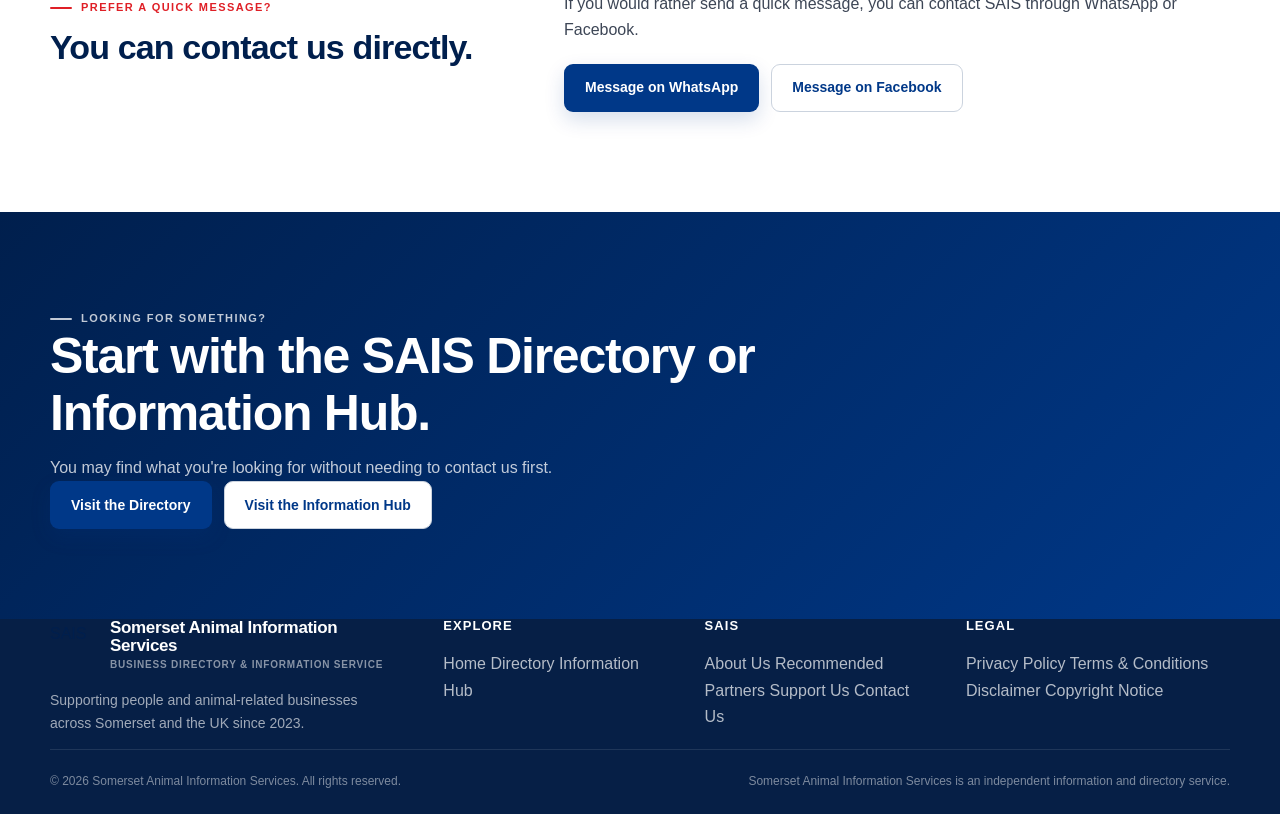
<file: contact.html>
<!DOCTYPE html>
<html lang="en-GB">
<head>
    <meta charset="UTF-8">

    <meta
        name="viewport"
        content="width=device-width, initial-scale=1.0"
    >

    <meta
        name="description"
        content="Contact Somerset Animal Information Services about the Somerset Animal Directory, Animal Information Hub, business listings, partnerships, support and general enquiries."
    >

    <meta
        name="keywords"
        content="contact Somerset Animal Information Services, contact SAIS, Somerset animal directory, animal businesses Somerset, animal information UK"
    >

    <meta
        name="author"
        content="Somerset Animal Information Services"
    >

    <meta
        name="robots"
        content="index, follow"
    >

    <link
        rel="canonical"
        href="https://www.somersetanimalinformationservices.com/contact.html"
    >

    <meta
        property="og:title"
        content="Contact Us | Somerset Animal Information Services"
    >

    <meta
        property="og:description"
        content="Contact Somerset Animal Information Services about the directory, information hub, business listings, partnerships and general enquiries."
    >

    <meta
        property="og:type"
        content="website"
    >

    <meta
        property="og:url"
        content="https://www.somersetanimalinformationservices.com/contact.html"
    >

    <meta
        property="og:site_name"
        content="Somerset Animal Information Services"
    >

    <meta
        name="twitter:card"
        content="summary"
    >

    <meta
        name="twitter:title"
        content="Contact Us | Somerset Animal Information Services"
    >

    <meta
        name="twitter:description"
        content="Get in touch with Somerset Animal Information Services."
    >

    <link
        rel="manifest"
        href="manifest.json"
    >

    <title>
        Contact Us | Somerset Animal Information Services
    </title>

    <link
        rel="stylesheet"
        href="style.css"
    >
</head>

<body>

    <!-- =========================================
         HEADER
    ========================================== -->

    <header
        class="site-header"
        id="site-header"
    >

        <div class="container header-inner">

            <a
                href="index.html"
                class="site-brand"
                aria-label="Somerset Animal Information Services home"
            >

                <span
                    class="brand-mark"
                    aria-hidden="true"
                >
                    SAIS
                </span>

                <span class="brand-text">

                    <span class="brand-name">
                        Somerset Animal Information Services
                    </span>

                    <span class="brand-subtitle">
                        Business Directory &amp; Information Service
                    </span>

                </span>

            </a>


            <!-- Desktop navigation -->

            <nav
                class="desktop-nav"
                aria-label="Main navigation"
            >

                <a href="index.html">
                    Home
                </a>

                <a
                    href="https://directory.somersetanimalinformationservices.com/"
                    target="_blank"
                    rel="noopener"
                >
                    Directory
                </a>

                <a
                    href="https://information.somersetanimalinformationservices.com/"
                    target="_blank"
                    rel="noopener"
                >
                    Information Hub
                </a>

                <a href="about.html">
                    About Us
                </a>

                <a href="partners.html">
                    Recommended Partners
                </a>

                <a href="support-us.html">
                    Support Us
                </a>

                <a
                    href="contact.html"
                    class="nav-contact active"
                    aria-current="page"
                >
                    Contact Us
                </a>

            </nav>


            <!-- Mobile menu button -->

            <button
                class="menu-toggle nav-toggle"
                type="button"
                aria-label="Open navigation menu"
                aria-expanded="false"
                aria-controls="mobile-nav"
            >

                <span></span>
                <span></span>
                <span></span>

            </button>

        </div>


        <!-- Mobile navigation -->

        <nav
            class="mobile-nav"
            id="mobile-nav"
            aria-label="Mobile navigation"
        >

            <a href="index.html">
                Home
            </a>

            <a
                href="https://directory.somersetanimalinformationservices.com/"
                target="_blank"
                rel="noopener"
            >
                Directory
            </a>

            <a
                href="https://information.somersetanimalinformationservices.com/"
                target="_blank"
                rel="noopener"
            >
                Information Hub
            </a>

            <a href="about.html">
                About Us
            </a>

            <a href="partners.html">
                Recommended Partners
            </a>

            <a href="support-us.html">
                Support Us
            </a>

            <a
                href="contact.html"
                class="active"
                aria-current="page"
            >
                Contact Us
            </a>

        </nav>

    </header>


    <main>

        <!-- =========================================
             PAGE HERO
        ========================================== -->

        <section class="page-hero">

            <div class="container">

                <div class="page-hero-content">

                    <p class="eyebrow">
                        CONTACT SAIS
                    </p>

                    <h1>
                        Have a question? Get in touch.
                    </h1>

                    <p class="page-hero-lead">
                        Whether you have a question about the directory,
                        want to discuss your business, or simply need
                        to contact SAIS, you can get in touch below.
                    </p>

                </div>

            </div>

        </section>


        <!-- =========================================
             CONTACT AREA
        ========================================== -->

        <section class="page-section">

            <div class="container">

                <div class="contact-layout">

                    <!-- =============================
                         CONTACT INFORMATION
                    ============================== -->

                    <div class="contact-information">

                        <p class="eyebrow">
                            GET IN TOUCH
                        </p>

                        <h2>
                            Contact Somerset Animal Information Services.
                        </h2>

                        <p>
                            SAIS is an independently run animal information
                            and directory service. If you need to contact
                            us about a business listing, the Information
                            Hub, partnerships, website information or
                            another general enquiry, we're happy to hear
                            from you.
                        </p>


                        <!-- Email -->

                        <div class="contact-detail">

                            <span class="contact-detail-label">
                                EMAIL
                            </span>

                            <a
                                href="mailto:info@somersetanimalinformationservices.com"
                            >
                                info@somersetanimalinformationservices.com
                            </a>

                        </div>


                        <!-- WhatsApp -->

                        <div class="contact-detail">

                            <span class="contact-detail-label">
                                WHATSAPP
                            </span>

                            <a
                                href="https://wa.me/447415735932"
                                target="_blank"
                                rel="noopener"
                            >
                                07415 735932
                            </a>

                        </div>


                        <!-- Social/contact actions -->

                        <div class="contact-actions">

                            <a
                                href="https://www.facebook.com/Somerset.Animal.Infomation.Services"
                                class="button button-primary"
                                target="_blank"
                                rel="noopener"
                            >
                                Facebook
                            </a>

                            <a
                                href="https://wa.me/447415735932"
                                class="button button-secondary"
                                target="_blank"
                                rel="noopener"
                            >
                                WhatsApp
                            </a>

                        </div>


                        <!-- Helpful information -->

                        <div class="contact-note">

                            <h3>
                                What can we help with?
                            </h3>

                            <ul class="check-list">

                                <li>
                                    Somerset Animal Directory enquiries
                                </li>

                                <li>
                                    Business listing questions
                                </li>

                                <li>
                                    Information Hub enquiries
                                </li>

                                <li>
                                    Recommended partner enquiries
                                </li>

                                <li>
                                    Website and general SAIS enquiries
                                </li>

                            </ul>

                        </div>


                        <!-- Response information -->

                        <div class="contact-note">

                            <h3>
                                Before contacting us
                            </h3>

                            <p>
                                Please provide as much relevant information
                                as possible so we can understand your enquiry
                                and direct it appropriately.
                            </p>

                            <p>
                                SAIS is an information and directory service
                                and does not provide emergency animal,
                                veterinary or rescue services.
                            </p>

                        </div>

                    </div>


                    <!-- =============================
                         YOUFORM
                    ============================== -->

                    <div class="contact-form-card">

                        <div class="contact-form-header">

                            <p class="eyebrow">
                                SEND AN ENQUIRY
                            </p>

                            <h2>
                                Contact form
                            </h2>

                            <p>
                                Complete the form below and send your enquiry
                                directly to SAIS.
                            </p>

                        </div>


                        <div class="youform-container">

                            <script src="https://app.youform.com/embed.js"></script>

                            <div
                                data-youform-embed
                                data-form="c326oegp"
                                data-base-url="https://app.youform.com"
                                data-width="100%"
                                data-height="700"
                            ></div>

                        </div>

                    </div>

                </div>

            </div>

        </section>


        <!-- =========================================
             DIRECT CONTACT CTA
        ========================================== -->

        <section class="page-section section-soft">

            <div class="container">

                <div class="content-split">

                    <div class="content-heading">

                        <p class="eyebrow">
                            PREFER A QUICK MESSAGE?
                        </p>

                        <h2>
                            You can contact us directly.
                        </h2>

                    </div>


                    <div class="content-copy">

                        <p>
                            If you would rather send a quick message,
                            you can contact SAIS through WhatsApp or
                            Facebook.
                        </p>

                        <div class="cta-actions">

                            <a
                                href="https://wa.me/447415735932"
                                class="button button-primary"
                                target="_blank"
                                rel="noopener"
                            >
                                Message on WhatsApp
                            </a>

                            <a
                                href="https://www.facebook.com/Somerset.Animal.Infomation.Services"
                                class="button button-secondary"
                                target="_blank"
                                rel="noopener"
                            >
                                Message on Facebook
                            </a>

                        </div>

                    </div>

                </div>

            </div>

        </section>


        <!-- =========================================
             FINAL CTA
        ========================================== -->

        <section class="cta-section">

            <div class="container">

                <div class="cta-card">

                    <div>

                        <p class="eyebrow">
                            LOOKING FOR SOMETHING?
                        </p>

                        <h2>
                            Start with the SAIS Directory or Information Hub.
                        </h2>

                        <p>
                            You may find what you're looking for without
                            needing to contact us first.
                        </p>

                    </div>


                    <div class="cta-actions">

                        <a
                            href="https://directory.somersetanimalinformationservices.com/"
                            class="button button-primary"
                            target="_blank"
                            rel="noopener"
                        >
                            Visit the Directory
                        </a>

                        <a
                            href="https://information.somersetanimalinformationservices.com/"
                            class="button button-secondary"
                            target="_blank"
                            rel="noopener"
                        >
                            Visit the Information Hub
                        </a>

                    </div>

                </div>

            </div>

        </section>

    </main>


    <!-- =========================================
         FOOTER
    ========================================== -->

    <footer class="site-footer">

        <div class="container">

            <div class="footer-grid">

                <!-- Brand -->

                <div class="footer-brand">

                    <a
                        href="index.html"
                        class="site-brand"
                    >

                        <span
                            class="brand-mark"
                            aria-hidden="true"
                        >
                            SAIS
                        </span>

                        <span class="brand-text">

                            <span class="brand-name">
                                Somerset Animal Information Services
                            </span>

                            <span class="brand-subtitle">
                                Business Directory &amp; Information Service
                            </span>

                        </span>

                    </a>

                    <p>
                        Supporting people and animal-related businesses
                        across Somerset and the UK since 2023.
                    </p>

                </div>


                <!-- Explore -->

                <div class="footer-column">

                    <h3>
                        Explore
                    </h3>

                    <a href="index.html">
                        Home
                    </a>

                    <a
                        href="https://directory.somersetanimalinformationservices.com/"
                        target="_blank"
                        rel="noopener"
                    >
                        Directory
                    </a>

                    <a
                        href="https://information.somersetanimalinformationservices.com/"
                        target="_blank"
                        rel="noopener"
                    >
                        Information Hub
                    </a>

                </div>


                <!-- SAIS -->

                <div class="footer-column">

                    <h3>
                        SAIS
                    </h3>

                    <a href="about.html">
                        About Us
                    </a>

                    <a href="partners.html">
                        Recommended Partners
                    </a>

                    <a href="support-us.html">
                        Support Us
                    </a>

                    <a href="contact.html">
                        Contact Us
                    </a>

                </div>


                <!-- Legal -->

                <div class="footer-column">

                    <h3>
                        Legal
                    </h3>

                    <a href="privacy.html">
                        Privacy Policy
                    </a>

                    <a href="terms.html">
                        Terms &amp; Conditions
                    </a>

                    <a href="disclaimer.html">
                        Disclaimer
                    </a>

                    <a href="copyright.html">
                        Copyright Notice
                    </a>

                </div>

            </div>


            <div class="footer-bottom">

                <p>
                    &copy;
                    <span data-current-year>2026</span>
                    Somerset Animal Information Services.
                    All rights reserved.
                </p>

                <p>
                    Somerset Animal Information Services
                    is an independent information and directory service.
                </p>

            </div>

        </div>

    </footer>


    <!-- =========================================
         JAVASCRIPT
    ========================================== -->

    <script src="script.js"></script>

</body>
</html>
</file>
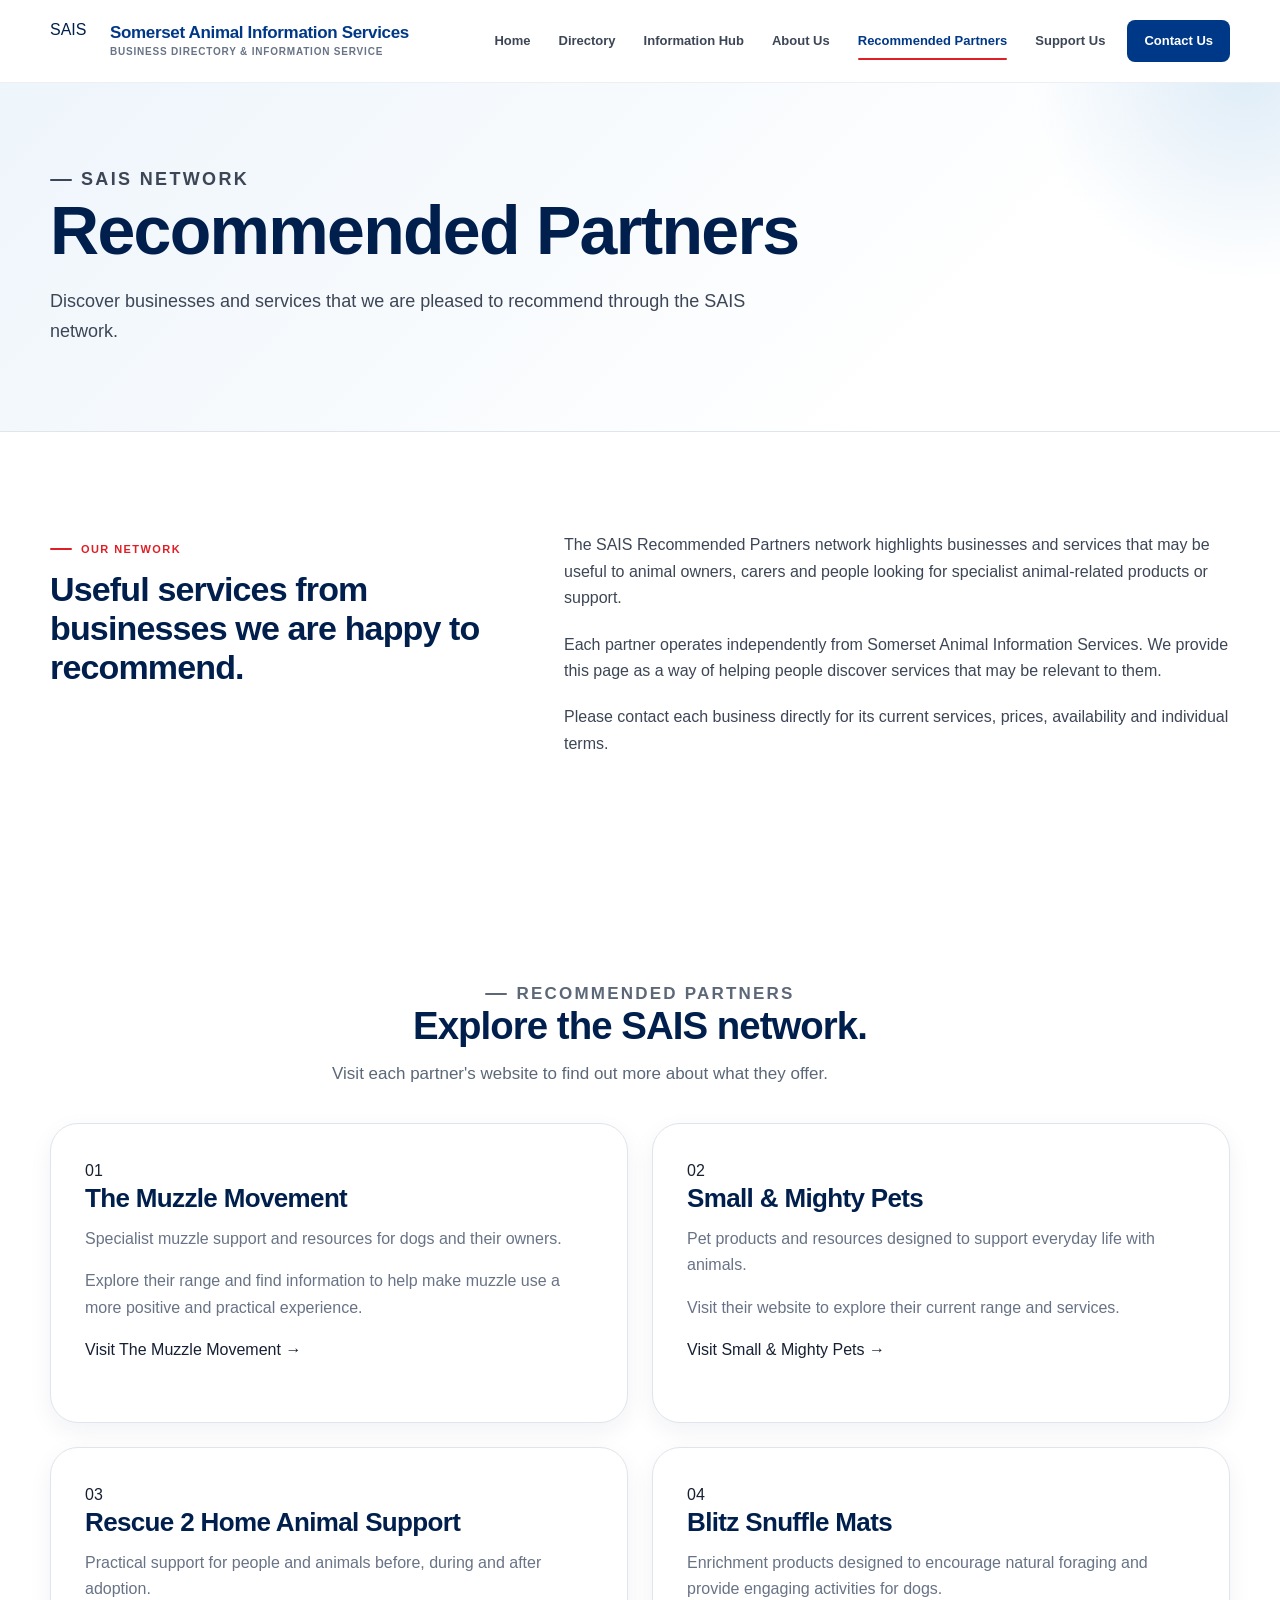
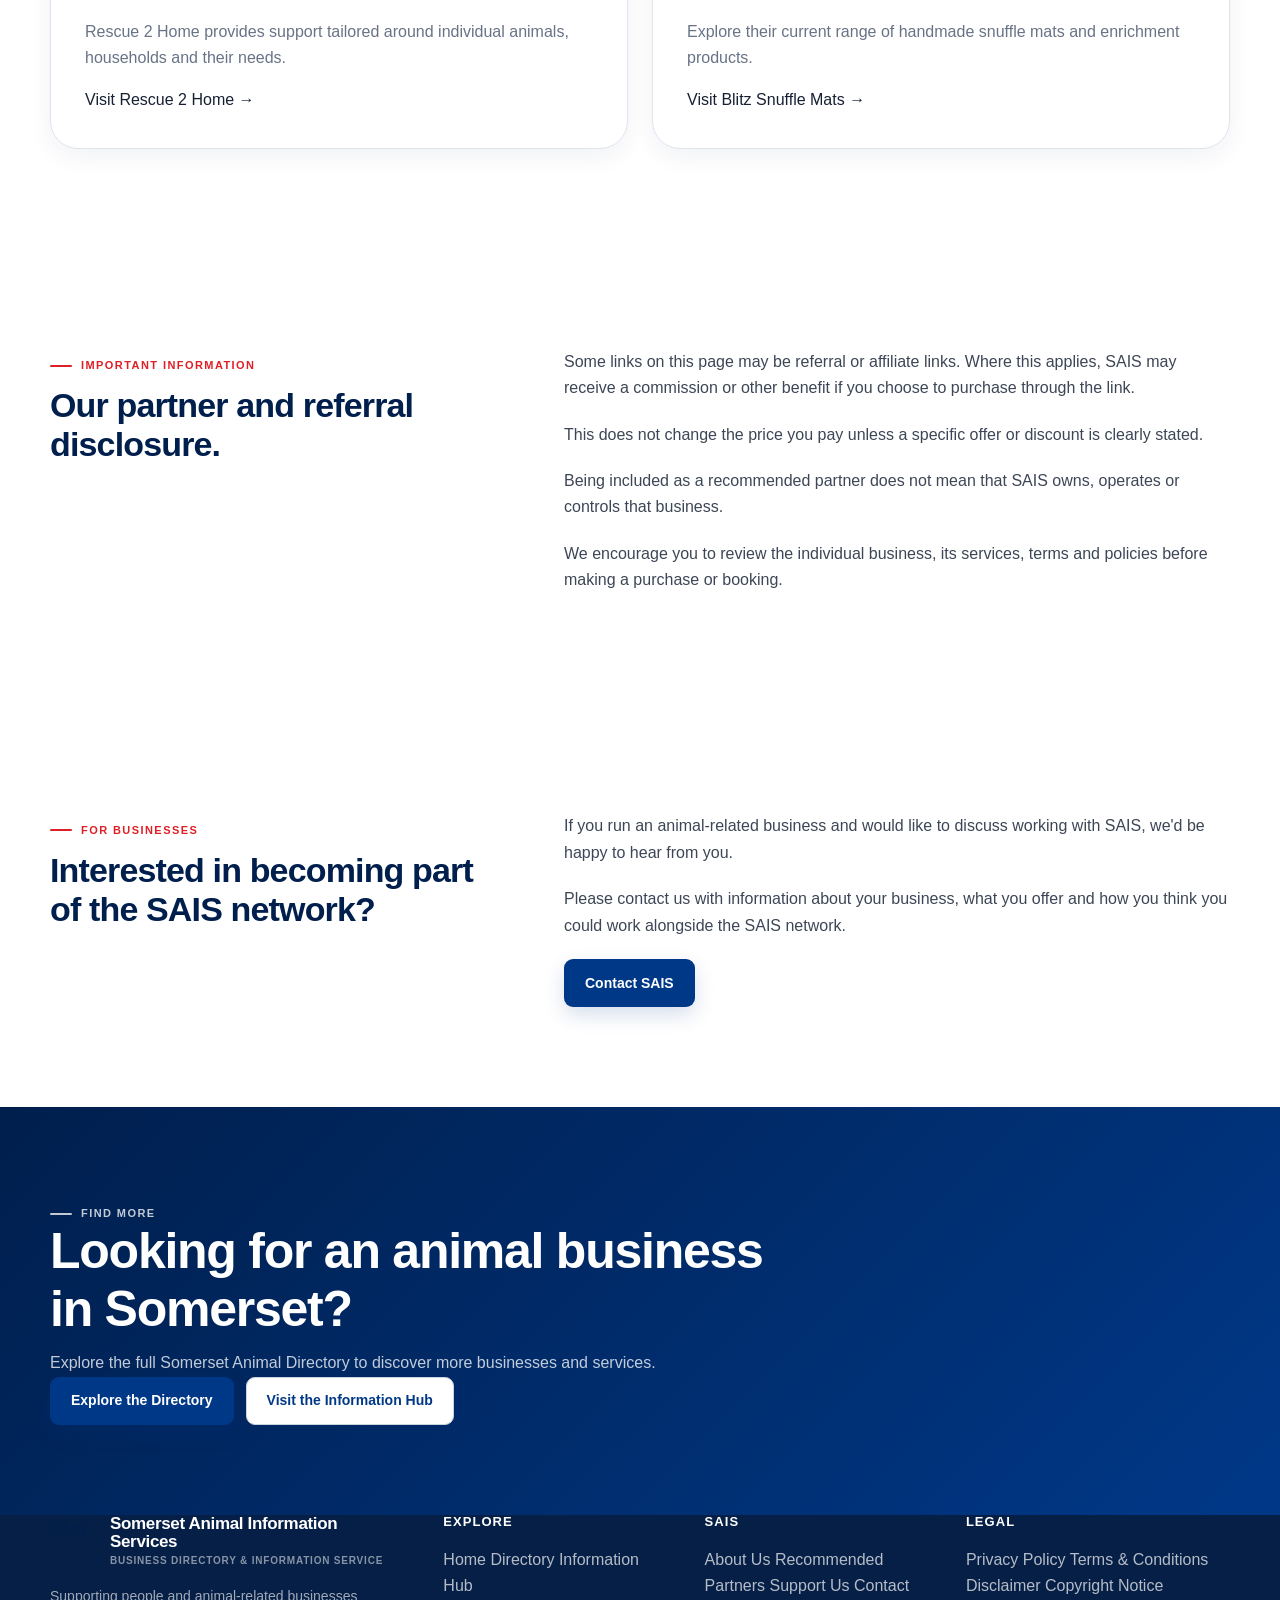
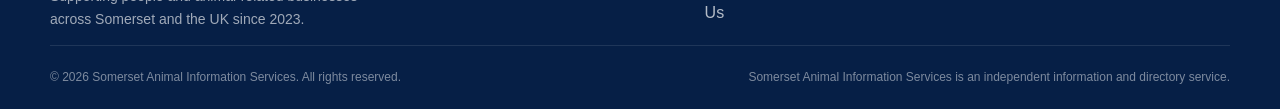
<file: partners.html>
<!DOCTYPE html>
<html lang="en-GB">
<head>
    <meta charset="UTF-8">

    <meta
        name="viewport"
        content="width=device-width, initial-scale=1.0"
    >

    <meta
        name="description"
        content="Explore the recommended partners of Somerset Animal Information Services, including animal care, pet products, support services and specialist resources."
    >

    <meta
        name="keywords"
        content="SAIS recommended partners, Somerset animal businesses, animal services Somerset, pet services Somerset, Somerset Animal Information Services partners"
    >

    <meta
        name="author"
        content="Somerset Animal Information Services"
    >

    <meta
        name="robots"
        content="index, follow"
    >

    <link
        rel="canonical"
        href="https://www.somersetanimalinformationservices.com/partners.html"
    >

    <meta
        property="og:title"
        content="Recommended Partners | Somerset Animal Information Services"
    >

    <meta
        property="og:description"
        content="Discover businesses and services recommended through the Somerset Animal Information Services network."
    >

    <meta
        property="og:type"
        content="website"
    >

    <meta
        property="og:url"
        content="https://www.somersetanimalinformationservices.com/partners.html"
    >

    <meta
        property="og:site_name"
        content="Somerset Animal Information Services"
    >

    <meta
        name="twitter:card"
        content="summary"
    >

    <meta
        name="twitter:title"
        content="Recommended Partners | Somerset Animal Information Services"
    >

    <meta
        name="twitter:description"
        content="Explore recommended businesses and services within the SAIS network."
    >

    <link
        rel="manifest"
        href="manifest.json"
    >

    <title>
        Recommended Partners | Somerset Animal Information Services
    </title>

    <link
        rel="stylesheet"
        href="style.css"
    >
</head>

<body>

    <!-- =========================================
         HEADER
    ========================================== -->

    <header
        class="site-header"
        id="site-header"
    >

        <div class="container header-inner">

            <a
                href="index.html"
                class="site-brand"
                aria-label="Somerset Animal Information Services home"
            >

                <span
                    class="brand-mark"
                    aria-hidden="true"
                >
                    SAIS
                </span>

                <span class="brand-text">

                    <span class="brand-name">
                        Somerset Animal Information Services
                    </span>

                    <span class="brand-subtitle">
                        Business Directory &amp; Information Service
                    </span>

                </span>

            </a>


            <!-- Desktop navigation -->

            <nav
                class="desktop-nav"
                aria-label="Main navigation"
            >

                <a href="index.html">
                    Home
                </a>

                <a
                    href="https://directory.somersetanimalinformationservices.com/"
                    target="_blank"
                    rel="noopener"
                >
                    Directory
                </a>

                <a
                    href="https://information.somersetanimalinformationservices.com/"
                    target="_blank"
                    rel="noopener"
                >
                    Information Hub
                </a>

                <a href="about.html">
                    About Us
                </a>

                <a
                    href="partners.html"
                    class="active"
                    aria-current="page"
                >
                    Recommended Partners
                </a>

                <a href="support-us.html">
                    Support Us
                </a>

                <a
                    href="contact.html"
                    class="nav-contact"
                >
                    Contact Us
                </a>

            </nav>


            <!-- Mobile menu button -->

            <button
                class="menu-toggle nav-toggle"
                type="button"
                aria-label="Open navigation menu"
                aria-expanded="false"
                aria-controls="mobile-nav"
            >

                <span></span>
                <span></span>
                <span></span>

            </button>

        </div>


        <!-- Mobile navigation -->

        <nav
            class="mobile-nav"
            id="mobile-nav"
            aria-label="Mobile navigation"
        >

            <a href="index.html">
                Home
            </a>

            <a
                href="https://directory.somersetanimalinformationservices.com/"
                target="_blank"
                rel="noopener"
            >
                Directory
            </a>

            <a
                href="https://information.somersetanimalinformationservices.com/"
                target="_blank"
                rel="noopener"
            >
                Information Hub
            </a>

            <a href="about.html">
                About Us
            </a>

            <a
                href="partners.html"
                class="active"
                aria-current="page"
            >
                Recommended Partners
            </a>

            <a href="support-us.html">
                Support Us
            </a>

            <a href="contact.html">
                Contact Us
            </a>

        </nav>

    </header>


    <main>

        <!-- =========================================
             PAGE HERO
        ========================================== -->

        <section class="page-hero">

            <div class="container">

                <div class="page-hero-content">

                    <p class="eyebrow">
                        SAIS NETWORK
                    </p>

                    <h1>
                        Recommended Partners
                    </h1>

                    <p class="page-hero-lead">
                        Discover businesses and services that we are
                        pleased to recommend through the SAIS network.
                    </p>

                </div>

            </div>

        </section>


        <!-- =========================================
             INTRODUCTION
        ========================================== -->

        <section class="page-section">

            <div class="container">

                <div class="content-split">

                    <div class="content-heading">

                        <p class="eyebrow">
                            OUR NETWORK
                        </p>

                        <h2>
                            Useful services from businesses we are happy to recommend.
                        </h2>

                    </div>


                    <div class="content-copy">

                        <p>
                            The SAIS Recommended Partners network highlights
                            businesses and services that may be useful to
                            animal owners, carers and people looking for
                            specialist animal-related products or support.
                        </p>

                        <p>
                            Each partner operates independently from
                            Somerset Animal Information Services. We
                            provide this page as a way of helping people
                            discover services that may be relevant to them.
                        </p>

                        <p>
                            Please contact each business directly for its
                            current services, prices, availability and
                            individual terms.
                        </p>

                    </div>

                </div>

            </div>

        </section>


        <!-- =========================================
             PARTNERS
        ========================================== -->

        <section class="page-section section-soft">

            <div class="container">

                <div class="section-heading">

                    <p class="eyebrow">
                        RECOMMENDED PARTNERS
                    </p>

                    <h2>
                        Explore the SAIS network.
                    </h2>

                    <p>
                        Visit each partner's website to find out more
                        about what they offer.
                    </p>

                </div>


                <div class="partner-grid">


                    <!-- =================================
                         THE MUZZLE MOVEMENT
                    ================================== -->

                    <article class="partner-card">

                        <span class="card-number">
                            01
                        </span>

                        <h3>
                            The Muzzle Movement
                        </h3>

                        <p>
                            Specialist muzzle support and resources
                            for dogs and their owners.
                        </p>

                        <p>
                            Explore their range and find information
                            to help make muzzle use a more positive
                            and practical experience.
                        </p>

                        <a
                            href="https://themuzzlemovement.com/?ref=SAIS25"
                            class="text-link"
                            target="_blank"
                            rel="noopener sponsored"
                        >
                            Visit The Muzzle Movement
                            <span aria-hidden="true">→</span>
                        </a>

                    </article>


                    <!-- =================================
                         SMALL & MIGHTY PETS
                    ================================== -->

                    <article class="partner-card">

                        <span class="card-number">
                            02
                        </span>

                        <h3>
                            Small &amp; Mighty Pets
                        </h3>

                        <p>
                            Pet products and resources designed to
                            support everyday life with animals.
                        </p>

                        <p>
                            Visit their website to explore their
                            current range and services.
                        </p>

                        <a
                            href="https://www.smallandmightypets.com/"
                            class="text-link"
                            target="_blank"
                            rel="noopener sponsored"
                        >
                            Visit Small &amp; Mighty Pets
                            <span aria-hidden="true">→</span>
                        </a>

                    </article>


                    <!-- =================================
                         RESCUE 2 HOME
                    ================================== -->

                    <article class="partner-card">

                        <span class="card-number">
                            03
                        </span>

                        <h3>
                            Rescue 2 Home Animal Support
                        </h3>

                        <p>
                            Practical support for people and animals
                            before, during and after adoption.
                        </p>

                        <p>
                            Rescue 2 Home provides support tailored
                            around individual animals, households and
                            their needs.
                        </p>

                        <a
                            href="https://rescue2home.animalplacesinsomerset.com/"
                            class="text-link"
                            target="_blank"
                            rel="noopener sponsored"
                        >
                            Visit Rescue 2 Home
                            <span aria-hidden="true">→</span>
                        </a>

                    </article>


                    <!-- =================================
                         BLITZ SNUFFLE MATS
                    ================================== -->

                    <article class="partner-card">

                        <span class="card-number">
                            04
                        </span>

                        <h3>
                            Blitz Snuffle Mats
                        </h3>

                        <p>
                            Enrichment products designed to encourage
                            natural foraging and provide engaging
                            activities for dogs.
                        </p>

                        <p>
                            Explore their current range of handmade
                            snuffle mats and enrichment products.
                        </p>

                        <a
                            href="https://www.blitzsnufflemats.co.uk/"
                            class="text-link"
                            target="_blank"
                            rel="noopener sponsored"
                        >
                            Visit Blitz Snuffle Mats
                            <span aria-hidden="true">→</span>
                        </a>

                    </article>

                </div>

            </div>

        </section>


        <!-- =========================================
             DISCLOSURE
        ========================================== -->

        <section class="page-section">

            <div class="container">

                <div class="content-split">

                    <div class="content-heading">

                        <p class="eyebrow">
                            IMPORTANT INFORMATION
                        </p>

                        <h2>
                            Our partner and referral disclosure.
                        </h2>

                    </div>


                    <div class="content-copy">

                        <p>
                            Some links on this page may be referral or
                            affiliate links. Where this applies, SAIS
                            may receive a commission or other benefit
                            if you choose to purchase through the link.
                        </p>

                        <p>
                            This does not change the price you pay unless
                            a specific offer or discount is clearly stated.
                        </p>

                        <p>
                            Being included as a recommended partner does
                            not mean that SAIS owns, operates or controls
                            that business.
                        </p>

                        <p>
                            We encourage you to review the individual
                            business, its services, terms and policies
                            before making a purchase or booking.
                        </p>

                    </div>

                </div>

            </div>

        </section>


        <!-- =========================================
             PARTNER CTA
        ========================================== -->

        <section class="page-section section-soft">

            <div class="container">

                <div class="content-split">

                    <div class="content-heading">

                        <p class="eyebrow">
                            FOR BUSINESSES
                        </p>

                        <h2>
                            Interested in becoming part of the SAIS network?
                        </h2>

                    </div>


                    <div class="content-copy">

                        <p>
                            If you run an animal-related business and
                            would like to discuss working with SAIS,
                            we'd be happy to hear from you.
                        </p>

                        <p>
                            Please contact us with information about
                            your business, what you offer and how you
                            think you could work alongside the SAIS network.
                        </p>

                        <a
                            href="contact.html"
                            class="button button-primary"
                        >
                            Contact SAIS
                        </a>

                    </div>

                </div>

            </div>

        </section>


        <!-- =========================================
             FINAL CTA
        ========================================== -->

        <section class="cta-section">

            <div class="container">

                <div class="cta-card">

                    <div>

                        <p class="eyebrow">
                            FIND MORE
                        </p>

                        <h2>
                            Looking for an animal business in Somerset?
                        </h2>

                        <p>
                            Explore the full Somerset Animal Directory
                            to discover more businesses and services.
                        </p>

                    </div>


                    <div class="cta-actions">

                        <a
                            href="https://directory.somersetanimalinformationservices.com/"
                            class="button button-primary"
                            target="_blank"
                            rel="noopener"
                        >
                            Explore the Directory
                        </a>

                        <a
                            href="https://information.somersetanimalinformationservices.com/"
                            class="button button-secondary"
                            target="_blank"
                            rel="noopener"
                        >
                            Visit the Information Hub
                        </a>

                    </div>

                </div>

            </div>

        </section>

    </main>


    <!-- =========================================
         FOOTER
    ========================================== -->

    <footer class="site-footer">

        <div class="container">

            <div class="footer-grid">

                <!-- Brand -->

                <div class="footer-brand">

                    <a
                        href="index.html"
                        class="site-brand"
                    >

                        <span
                            class="brand-mark"
                            aria-hidden="true"
                        >
                            SAIS
                        </span>

                        <span class="brand-text">

                            <span class="brand-name">
                                Somerset Animal Information Services
                            </span>

                            <span class="brand-subtitle">
                                Business Directory &amp; Information Service
                            </span>

                        </span>

                    </a>

                    <p>
                        Supporting people and animal-related businesses
                        across Somerset and the UK since 2023.
                    </p>

                </div>


                <!-- Explore -->

                <div class="footer-column">

                    <h3>
                        Explore
                    </h3>

                    <a href="index.html">
                        Home
                    </a>

                    <a
                        href="https://directory.somersetanimalinformationservices.com/"
                        target="_blank"
                        rel="noopener"
                    >
                        Directory
                    </a>

                    <a
                        href="https://information.somersetanimalinformationservices.com/"
                        target="_blank"
                        rel="noopener"
                    >
                        Information Hub
                    </a>

                </div>


                <!-- SAIS -->

                <div class="footer-column">

                    <h3>
                        SAIS
                    </h3>

                    <a href="about.html">
                        About Us
                    </a>

                    <a href="partners.html">
                        Recommended Partners
                    </a>

                    <a href="support-us.html">
                        Support Us
                    </a>

                    <a href="contact.html">
                        Contact Us
                    </a>

                </div>


                <!-- Legal -->

                <div class="footer-column">

                    <h3>
                        Legal
                    </h3>

                    <a href="privacy.html">
                        Privacy Policy
                    </a>

                    <a href="terms.html">
                        Terms &amp; Conditions
                    </a>

                    <a href="disclaimer.html">
                        Disclaimer
                    </a>

                    <a href="copyright.html">
                        Copyright Notice
                    </a>

                </div>

            </div>


            <div class="footer-bottom">

                <p>
                    &copy;
                    <span data-current-year>2026</span>
                    Somerset Animal Information Services.
                    All rights reserved.
                </p>

                <p>
                    Somerset Animal Information Services
                    is an independent information and directory service.
                </p>

            </div>

        </div>

    </footer>


    <!-- =========================================
         JAVASCRIPT
    ========================================== -->

    <script src="script.js"></script>

</body>
</html>
</file>
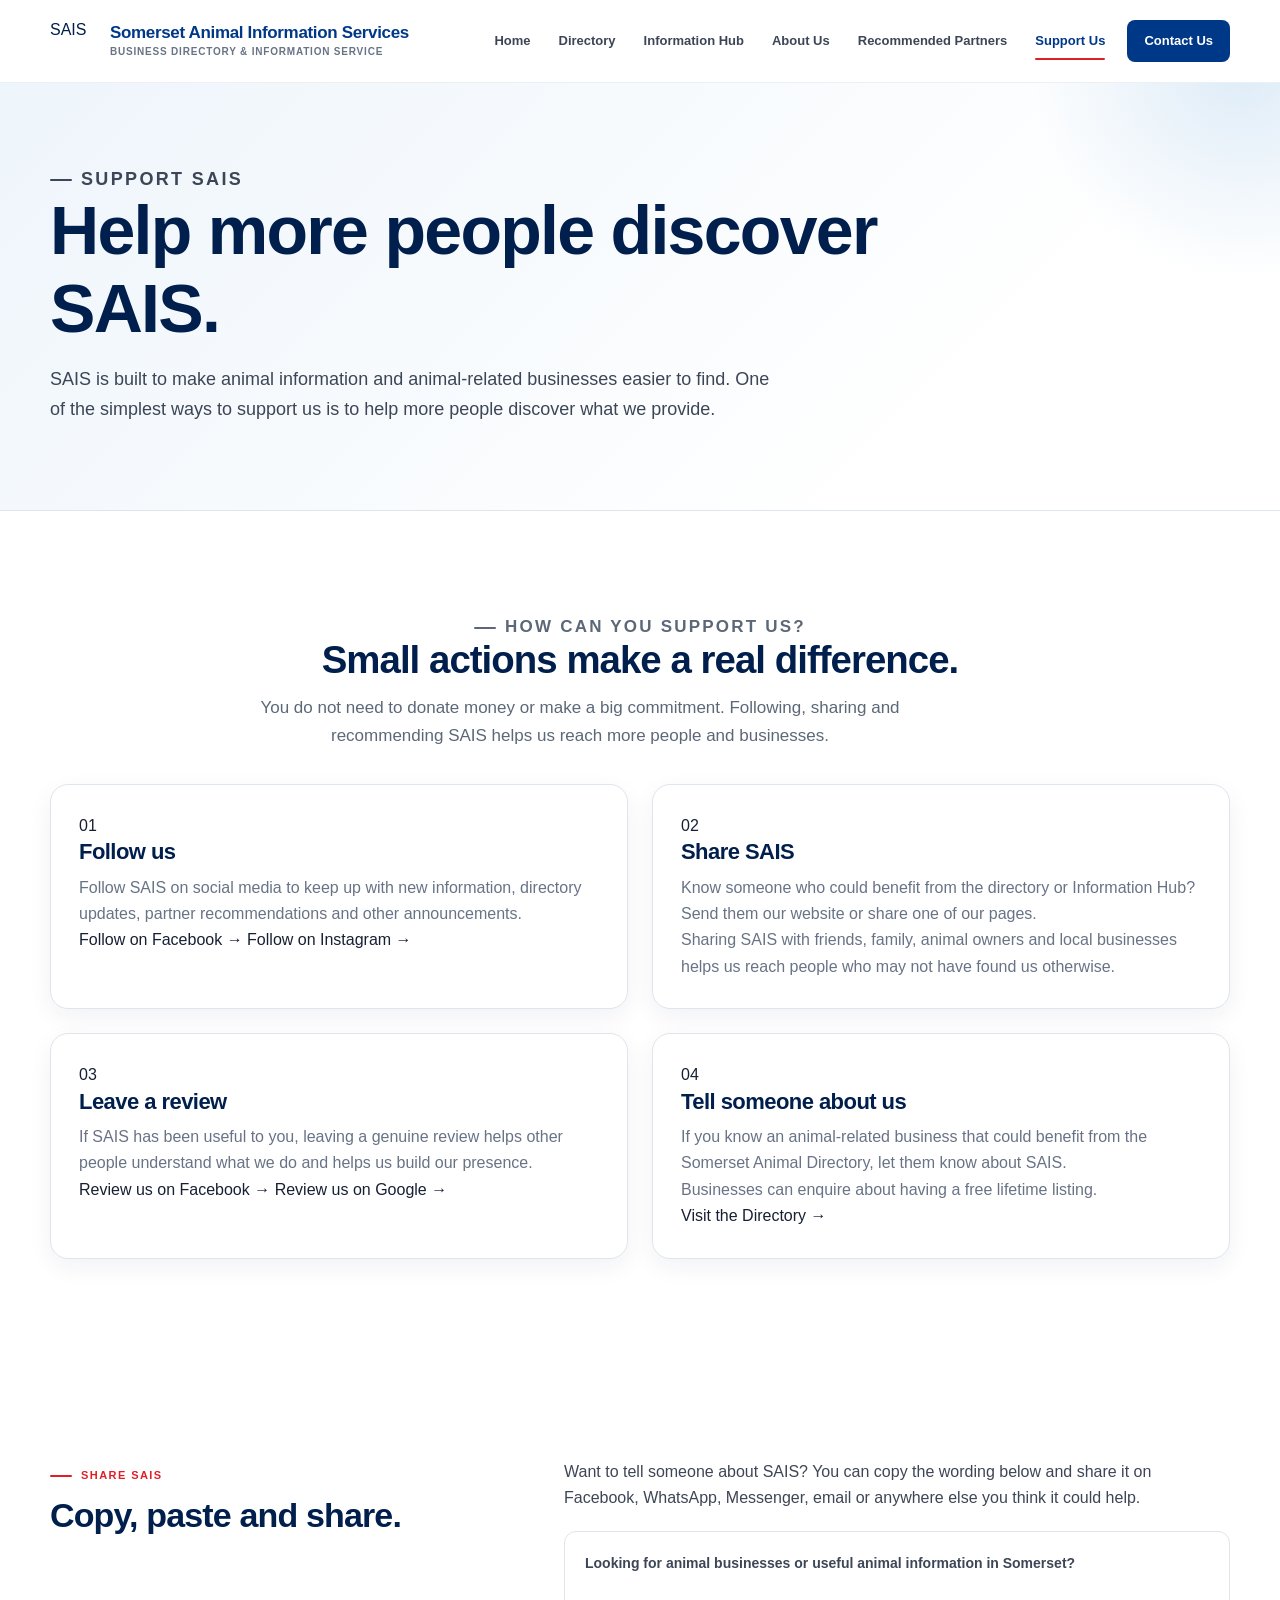
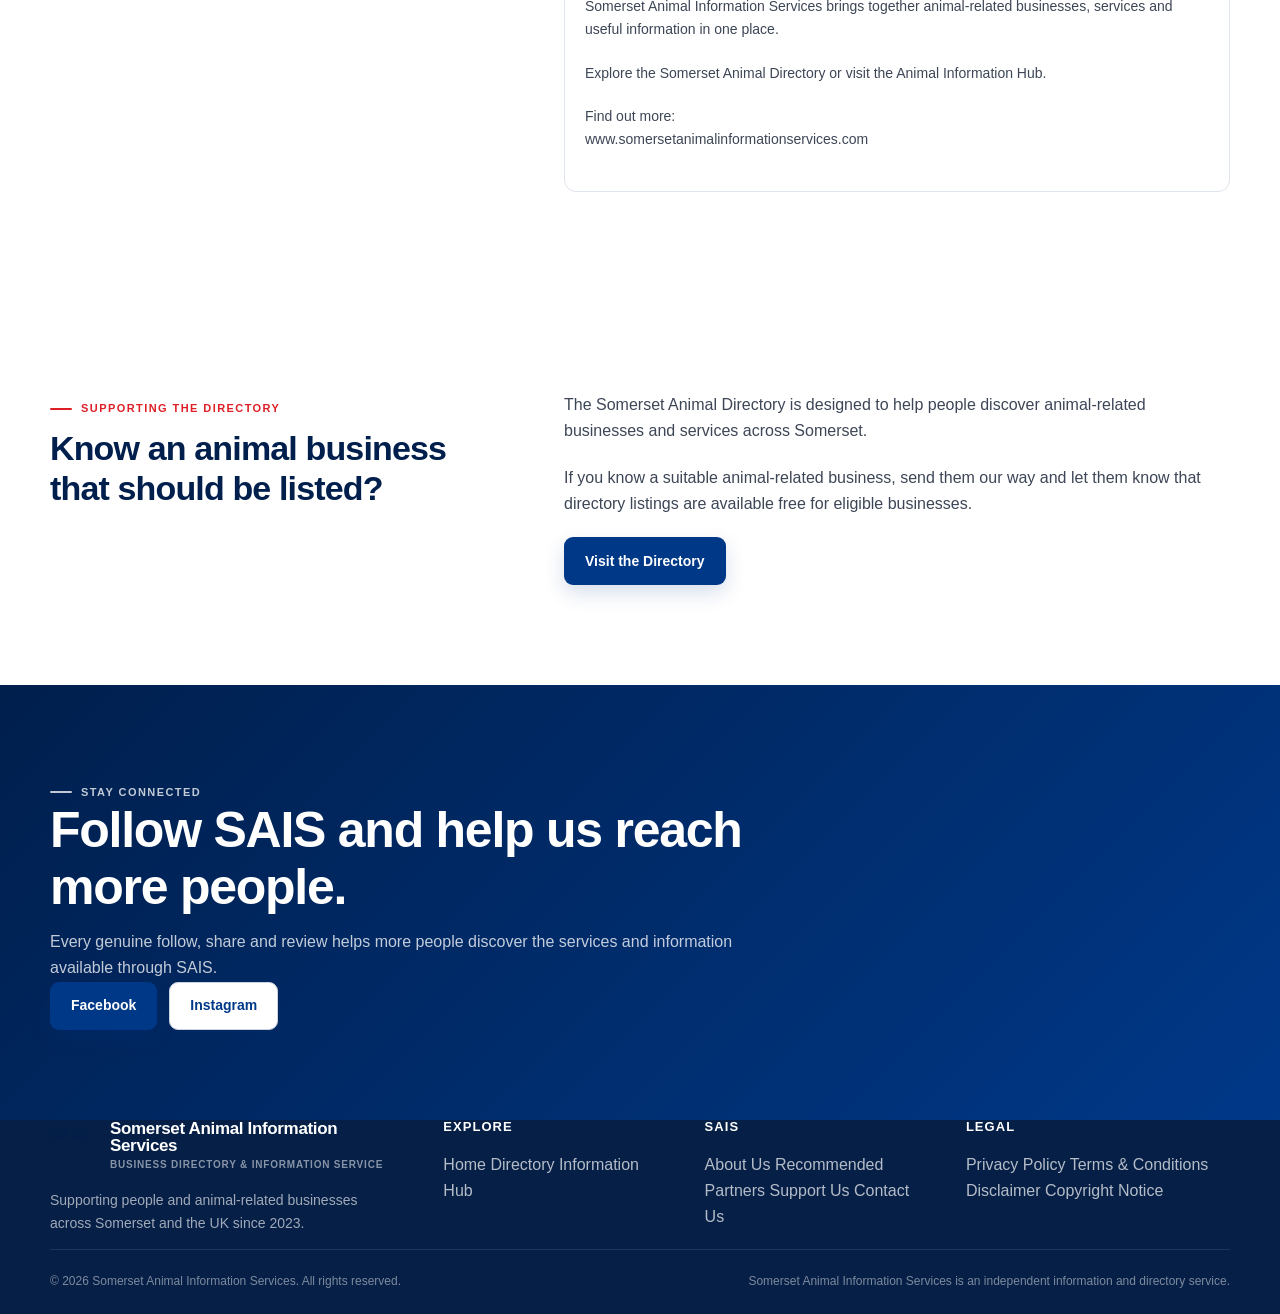
<file: support-us.html>
<!DOCTYPE html>
<html lang="en-GB">
<head>
    <meta charset="UTF-8">

    <meta
        name="viewport"
        content="width=device-width, initial-scale=1.0"
    >

    <meta
        name="description"
        content="Find out how you can support Somerset Animal Information Services by following, sharing, reviewing and helping more people discover SAIS."
    >

    <meta
        name="keywords"
        content="support Somerset Animal Information Services, support SAIS, Somerset animal information, Somerset animal directory, share SAIS, review SAIS"
    >

    <meta
        name="author"
        content="Somerset Animal Information Services"
    >

    <meta
        name="robots"
        content="index, follow"
    >

    <link
        rel="canonical"
        href="https://www.somersetanimalinformationservices.com/support-us.html"
    >

    <meta
        property="og:title"
        content="Support Us | Somerset Animal Information Services"
    >

    <meta
        property="og:description"
        content="Find out how you can support Somerset Animal Information Services by following, sharing and reviewing SAIS."
    >

    <meta
        property="og:type"
        content="website"
    >

    <meta
        property="og:url"
        content="https://www.somersetanimalinformationservices.com/support-us.html"
    >

    <meta
        property="og:site_name"
        content="Somerset Animal Information Services"
    >

    <meta
        name="twitter:card"
        content="summary"
    >

    <meta
        name="twitter:title"
        content="Support Us | Somerset Animal Information Services"
    >

    <meta
        name="twitter:description"
        content="Find out how you can support Somerset Animal Information Services."
    >

    <link
        rel="manifest"
        href="manifest.json"
    >

    <title>
        Support Us | Somerset Animal Information Services
    </title>

    <link
        rel="stylesheet"
        href="style.css"
    >
</head>

<body>

    <!-- =========================================
         HEADER
    ========================================== -->

    <header
        class="site-header"
        id="site-header"
    >

        <div class="container header-inner">

            <a
                href="index.html"
                class="site-brand"
                aria-label="Somerset Animal Information Services home"
            >

                <span
                    class="brand-mark"
                    aria-hidden="true"
                >
                    SAIS
                </span>

                <span class="brand-text">

                    <span class="brand-name">
                        Somerset Animal Information Services
                    </span>

                    <span class="brand-subtitle">
                        Business Directory &amp; Information Service
                    </span>

                </span>

            </a>


            <!-- Desktop navigation -->

            <nav
                class="desktop-nav"
                aria-label="Main navigation"
            >

                <a href="index.html">
                    Home
                </a>

                <a
                    href="https://directory.somersetanimalinformationservices.com/"
                    target="_blank"
                    rel="noopener"
                >
                    Directory
                </a>

                <a
                    href="https://information.somersetanimalinformationservices.com/"
                    target="_blank"
                    rel="noopener"
                >
                    Information Hub
                </a>

                <a href="about.html">
                    About Us
                </a>

                <a href="partners.html">
                    Recommended Partners
                </a>

                <a
                    href="support-us.html"
                    class="active"
                    aria-current="page"
                >
                    Support Us
                </a>

                <a
                    href="contact.html"
                    class="nav-contact"
                >
                    Contact Us
                </a>

            </nav>


            <!-- Mobile menu button -->

            <button
                class="menu-toggle nav-toggle"
                type="button"
                aria-label="Open navigation menu"
                aria-expanded="false"
                aria-controls="mobile-nav"
            >

                <span></span>
                <span></span>
                <span></span>

            </button>

        </div>


        <!-- Mobile navigation -->

        <nav
            class="mobile-nav"
            id="mobile-nav"
            aria-label="Mobile navigation"
        >

            <a href="index.html">
                Home
            </a>

            <a
                href="https://directory.somersetanimalinformationservices.com/"
                target="_blank"
                rel="noopener"
            >
                Directory
            </a>

            <a
                href="https://information.somersetanimalinformationservices.com/"
                target="_blank"
                rel="noopener"
            >
                Information Hub
            </a>

            <a href="about.html">
                About Us
            </a>

            <a href="partners.html">
                Recommended Partners
            </a>

            <a
                href="support-us.html"
                class="active"
                aria-current="page"
            >
                Support Us
            </a>

            <a href="contact.html">
                Contact Us
            </a>

        </nav>

    </header>


    <main>

        <!-- =========================================
             PAGE HERO
        ========================================== -->

        <section class="page-hero">

            <div class="container">

                <div class="page-hero-content">

                    <p class="eyebrow">
                        SUPPORT SAIS
                    </p>

                    <h1>
                        Help more people discover SAIS.
                    </h1>

                    <p class="page-hero-lead">
                        SAIS is built to make animal information and
                        animal-related businesses easier to find.
                        One of the simplest ways to support us is to
                        help more people discover what we provide.
                    </p>

                </div>

            </div>

        </section>


        <!-- =========================================
             HOW TO SUPPORT
        ========================================== -->

        <section class="page-section">

            <div class="container">

                <div class="section-heading">

                    <p class="eyebrow">
                        HOW CAN YOU SUPPORT US?
                    </p>

                    <h2>
                        Small actions make a real difference.
                    </h2>

                    <p>
                        You do not need to donate money or make a big
                        commitment. Following, sharing and recommending
                        SAIS helps us reach more people and businesses.
                    </p>

                </div>


                <div class="support-grid">

                    <!-- Follow -->

                    <article class="info-card">

                        <span class="card-number">
                            01
                        </span>

                        <h3>
                            Follow us
                        </h3>

                        <p>
                            Follow SAIS on social media to keep up with
                            new information, directory updates, partner
                            recommendations and other announcements.
                        </p>

                        <div class="card-actions">

                            <a
                                href="https://www.facebook.com/Somerset.Animal.Infomation.Services"
                                class="text-link"
                                target="_blank"
                                rel="noopener"
                            >
                                Follow on Facebook
                                <span aria-hidden="true">→</span>
                            </a>

                            <a
                                href="https://www.instagram.com/somerset_animal_information/#"
                                class="text-link"
                                target="_blank"
                                rel="noopener"
                            >
                                Follow on Instagram
                                <span aria-hidden="true">→</span>
                            </a>

                        </div>

                    </article>


                    <!-- Share -->

                    <article class="info-card">

                        <span class="card-number">
                            02
                        </span>

                        <h3>
                            Share SAIS
                        </h3>

                        <p>
                            Know someone who could benefit from the
                            directory or Information Hub? Send them
                            our website or share one of our pages.
                        </p>

                        <p>
                            Sharing SAIS with friends, family, animal
                            owners and local businesses helps us reach
                            people who may not have found us otherwise.
                        </p>

                    </article>


                    <!-- Review -->

                    <article class="info-card">

                        <span class="card-number">
                            03
                        </span>

                        <h3>
                            Leave a review
                        </h3>

                        <p>
                            If SAIS has been useful to you, leaving a
                            genuine review helps other people understand
                            what we do and helps us build our presence.
                        </p>

                        <div class="card-actions">

                            <a
                                href="https://www.facebook.com/Somerset.Animal.Infomation.Services/reviews"
                                class="text-link"
                                target="_blank"
                                rel="noopener"
                            >
                                Review us on Facebook
                                <span aria-hidden="true">→</span>
                            </a>

                            <a
                                href="https://www.google.com/maps/place/Somerset+Animal+Information+Services/@51.07483,-3.0421023,9z/data=!3m1!4b1!4m6!3m5!1s0xa6afa3cca186c9f1:0x2cc347c04ee286f1!8m2!3d51.07483!4d-3.0421023!16s%2Fg%2F11wtw34tks?entry=ttu&g_ep=EgoyMDI2MDIyMy4wIKXMDSoASAFQAw%3D%3D"
                                class="text-link"
                                target="_blank"
                                rel="noopener"
                            >
                                Review us on Google
                                <span aria-hidden="true">→</span>
                            </a>

                        </div>

                    </article>


                    <!-- Recommend -->

                    <article class="info-card">

                        <span class="card-number">
                            04
                        </span>

                        <h3>
                            Tell someone about us
                        </h3>

                        <p>
                            If you know an animal-related business that
                            could benefit from the Somerset Animal
                            Directory, let them know about SAIS.
                        </p>

                        <p>
                            Businesses can enquire about having a free
                            lifetime listing.
                        </p>

                        <a
                            href="https://directory.somersetanimalinformationservices.com/"
                            class="text-link"
                            target="_blank"
                            rel="noopener"
                        >
                            Visit the Directory
                            <span aria-hidden="true">→</span>
                        </a>

                    </article>

                </div>

            </div>

        </section>


        <!-- =========================================
             SOCIAL SHARING
        ========================================== -->

        <section class="page-section section-soft">

            <div class="container">

                <div class="content-split">

                    <div class="content-heading">

                        <p class="eyebrow">
                            SHARE SAIS
                        </p>

                        <h2>
                            Copy, paste and share.
                        </h2>

                    </div>


                    <div class="content-copy">

                        <p>
                            Want to tell someone about SAIS? You can
                            copy the wording below and share it on
                            Facebook, WhatsApp, Messenger, email or
                            anywhere else you think it could help.
                        </p>


                        <div class="share-copy">

                            <p>
                                <strong>
                                    Looking for animal businesses or useful
                                    animal information in Somerset?
                                </strong>
                            </p>

                            <p>
                                Somerset Animal Information Services
                                brings together animal-related businesses,
                                services and useful information in one
                                place.
                            </p>

                            <p>
                                Explore the Somerset Animal Directory or
                                visit the Animal Information Hub.
                            </p>

                            <p>
                                Find out more:
                                <br>
                                www.somersetanimalinformationservices.com
                            </p>

                        </div>

                    </div>

                </div>

            </div>

        </section>


        <!-- =========================================
             BUSINESS SUPPORT
        ========================================== -->

        <section class="page-section">

            <div class="container">

                <div class="content-split">

                    <div class="content-heading">

                        <p class="eyebrow">
                            SUPPORTING THE DIRECTORY
                        </p>

                        <h2>
                            Know an animal business that should be listed?
                        </h2>

                    </div>


                    <div class="content-copy">

                        <p>
                            The Somerset Animal Directory is designed to
                            help people discover animal-related businesses
                            and services across Somerset.
                        </p>

                        <p>
                            If you know a suitable animal-related business,
                            send them our way and let them know that
                            directory listings are available free for
                            eligible businesses.
                        </p>

                        <a
                            href="https://directory.somersetanimalinformationservices.com/"
                            class="button button-primary"
                            target="_blank"
                            rel="noopener"
                        >
                            Visit the Directory
                        </a>

                    </div>

                </div>

            </div>

        </section>


        <!-- =========================================
             FINAL CTA
        ========================================== -->

        <section class="cta-section">

            <div class="container">

                <div class="cta-card">

                    <div>

                        <p class="eyebrow">
                            STAY CONNECTED
                        </p>

                        <h2>
                            Follow SAIS and help us reach more people.
                        </h2>

                        <p>
                            Every genuine follow, share and review helps
                            more people discover the services and
                            information available through SAIS.
                        </p>

                    </div>


                    <div class="cta-actions">

                        <a
                            href="https://www.facebook.com/Somerset.Animal.Infomation.Services"
                            class="button button-primary"
                            target="_blank"
                            rel="noopener"
                        >
                            Facebook
                        </a>

                        <a
                            href="https://www.instagram.com/somerset_animal_information/#"
                            class="button button-secondary"
                            target="_blank"
                            rel="noopener"
                        >
                            Instagram
                        </a>

                    </div>

                </div>

            </div>

        </section>

    </main>


    <!-- =========================================
         FOOTER
    ========================================== -->

    <footer class="site-footer">

        <div class="container">

            <div class="footer-grid">

                <!-- Brand -->

                <div class="footer-brand">

                    <a
                        href="index.html"
                        class="site-brand"
                    >

                        <span
                            class="brand-mark"
                            aria-hidden="true"
                        >
                            SAIS
                        </span>

                        <span class="brand-text">

                            <span class="brand-name">
                                Somerset Animal Information Services
                            </span>

                            <span class="brand-subtitle">
                                Business Directory &amp; Information Service
                            </span>

                        </span>

                    </a>

                    <p>
                        Supporting people and animal-related businesses
                        across Somerset and the UK since 2023.
                    </p>

                </div>


                <!-- Explore -->

                <div class="footer-column">

                    <h3>
                        Explore
                    </h3>

                    <a href="index.html">
                        Home
                    </a>

                    <a
                        href="https://directory.somersetanimalinformationservices.com/"
                        target="_blank"
                        rel="noopener"
                    >
                        Directory
                    </a>

                    <a
                        href="https://information.somersetanimalinformationservices.com/"
                        target="_blank"
                        rel="noopener"
                    >
                        Information Hub
                    </a>

                </div>


                <!-- SAIS -->

                <div class="footer-column">

                    <h3>
                        SAIS
                    </h3>

                    <a href="about.html">
                        About Us
                    </a>

                    <a href="partners.html">
                        Recommended Partners
                    </a>

                    <a href="support-us.html">
                        Support Us
                    </a>

                    <a href="contact.html">
                        Contact Us
                    </a>

                </div>


                <!-- Legal -->

                <div class="footer-column">

                    <h3>
                        Legal
                    </h3>

                    <a href="privacy.html">
                        Privacy Policy
                    </a>

                    <a href="terms.html">
                        Terms &amp; Conditions
                    </a>

                    <a href="disclaimer.html">
                        Disclaimer
                    </a>

                    <a href="copyright.html">
                        Copyright Notice
                    </a>

                </div>

            </div>


            <div class="footer-bottom">

                <p>
                    &copy;
                    <span data-current-year>2026</span>
                    Somerset Animal Information Services.
                    All rights reserved.
                </p>

                <p>
                    Somerset Animal Information Services
                    is an independent information and directory service.
                </p>

            </div>

        </div>

    </footer>


    <!-- =========================================
         JAVASCRIPT
    ========================================== -->

    <script src="script.js"></script>

</body>
</html>
</file>
<file: style.css>
/* =========================================================
   SOMERSET ANIMAL INFORMATION SERVICES
   MASTER STYLESHEET
   2026 / 2027
   ========================================================= */


/* =========================================================
   01. ROOT / BRAND
   ========================================================= */

:root {
    --primary: #003888;
    --primary-dark: #002d70;
    --primary-deep: #001f4d;
    --primary-light: #a0c8e8;

    --accent: #df1f26;
    --accent-dark: #b71920;

    --white: #ffffff;
    --black: #111111;

    --text: #172033;
    --text-soft: #3d4656;
    --muted: #687386;

    --line: #dfe5ec;
    --line-dark: #cbd3de;

    --soft: #f5f8fb;
    --soft-blue: #eef5fb;
    --soft-red: #fff4f4;

    --shadow-sm: 0 8px 24px rgba(0, 32, 80, 0.06);
    --shadow-md: 0 18px 50px rgba(0, 32, 80, 0.10);
    --shadow-lg: 0 28px 80px rgba(0, 32, 80, 0.14);

    --radius-sm: 10px;
    --radius-md: 18px;
    --radius-lg: 28px;

    --container: 1180px;

    --header-height: 82px;

    --transition: 220ms ease;
}


/* =========================================================
   02. RESET
   ========================================================= */

*,
*::before,
*::after {
    box-sizing: border-box;
}

html {
    scroll-behavior: smooth;
    scroll-padding-top: 100px;
}

body {
    margin: 0;
    padding: 0;

    background: var(--white);
    color: var(--text);

    font-family:
        Arial,
        Helvetica,
        sans-serif;

    font-size: 16px;
    line-height: 1.65;

    -webkit-font-smoothing: antialiased;
    text-rendering: optimizeLegibility;

    overflow-x: hidden;
}

body.menu-open {
    overflow: hidden;
}

img {
    display: block;
    max-width: 100%;
    height: auto;
}

button,
input,
textarea,
select {
    font: inherit;
}

button {
    cursor: pointer;
}

a {
    color: inherit;
    text-decoration: none;
}

p {
    margin-top: 0;
}

h1,
h2,
h3,
h4,
h5,
h6 {
    margin-top: 0;
    color: var(--primary-deep);
    line-height: 1.15;
    letter-spacing: -0.025em;
}

::selection {
    background: var(--primary);
    color: var(--white);
}


/* =========================================================
   03. ACCESSIBILITY
   ========================================================= */

:focus-visible {
    outline: 3px solid var(--accent);
    outline-offset: 4px;
}

.skip-link {
    position: fixed;
    left: 16px;
    top: 16px;
    z-index: 9999;

    padding: 10px 16px;

    background: var(--primary);
    color: var(--white);

    border-radius: 8px;

    transform: translateY(-150%);
    transition: transform var(--transition);
}

.skip-link:focus {
    transform: translateY(0);
}


/* =========================================================
   04. GLOBAL CONTAINER
   ========================================================= */

.container {
    width: min(
        calc(100% - 40px),
        var(--container)
    );

    margin-inline: auto;
}


/* =========================================================
   05. HEADER
   ========================================================= */

.site-header {
    position: sticky;
    top: 0;
    z-index: 1000;

    width: 100%;

    background: rgba(255, 255, 255, 0.97);

    border-bottom: 1px solid rgba(0, 56, 136, 0.08);

    transition:
        box-shadow var(--transition),
        background var(--transition),
        border-color var(--transition);
}

.site-header.scrolled {
    background: rgba(255, 255, 255, 0.99);
    box-shadow: 0 8px 30px rgba(0, 32, 80, 0.08);
    border-color: rgba(0, 56, 136, 0.12);
}

.header-inner {
    min-height: var(--header-height);

    display: flex;
    align-items: center;
    justify-content: space-between;

    gap: 30px;
}


/* =========================================================
   06. BRAND
   ========================================================= */

.site-brand,
.brand {
    display: inline-flex;
    align-items: center;

    gap: 12px;

    min-width: 0;

    color: var(--primary-deep);
}

.brand-mark {
    width: 48px;
    height: 48px;

    flex: 0 0 48px;

    object-fit: contain;
}

.brand-text {
    display: flex;
    flex-direction: column;

    min-width: 0;
}

.brand-name {
    margin: 0;

    color: var(--primary);

    font-size: 17px;
    font-weight: 800;

    line-height: 1.05;

    letter-spacing: -0.02em;
}

.brand-subtitle {
    margin-top: 4px;

    color: var(--muted);

    font-size: 10px;
    font-weight: 700;

    line-height: 1.2;

    text-transform: uppercase;
    letter-spacing: 0.08em;
}


/* =========================================================
   07. DESKTOP NAVIGATION
   ========================================================= */

.desktop-nav {
    display: flex;
    align-items: center;
    justify-content: flex-end;

    gap: 4px;

    margin-left: auto;
}

.desktop-nav a {
    position: relative;

    display: inline-flex;
    align-items: center;

    min-height: 42px;

    padding: 8px 12px;

    color: var(--text-soft);

    font-size: 13px;
    font-weight: 700;

    border-radius: 8px;

    transition:
        color var(--transition),
        background var(--transition);
}

.desktop-nav a:hover {
    color: var(--primary);
    background: var(--soft-blue);
}

.desktop-nav a.active {
    color: var(--primary);
}

.desktop-nav a.active::after {
    content: "";

    position: absolute;

    left: 12px;
    right: 12px;
    bottom: 2px;

    height: 2px;

    background: var(--accent);

    border-radius: 10px;
}

.desktop-nav .nav-contact {
    margin-left: 6px;

    padding-inline: 17px;

    background: var(--primary);
    color: var(--white);

    border-radius: 8px;
}

.desktop-nav .nav-contact:hover {
    background: var(--primary-dark);
    color: var(--white);
}


/* =========================================================
   08. MOBILE MENU BUTTON
   ========================================================= */

.nav-toggle,
.menu-toggle {
    display: none;

    width: 46px;
    height: 46px;

    padding: 0;

    align-items: center;
    justify-content: center;

    background: var(--white);
    color: var(--primary);

    border: 1px solid var(--line);
    border-radius: 10px;
}

.nav-toggle span,
.menu-toggle span {
    display: block;

    width: 20px;
    height: 2px;

    margin: 3px auto;

    background: currentColor;

    border-radius: 2px;

    transition: transform var(--transition);
}


/* =========================================================
   09. MOBILE NAVIGATION
   ========================================================= */

.mobile-nav,
.mobile-menu {
    display: none;

    padding: 12px 20px 22px;

    background: var(--white);

    border-top: 1px solid var(--line);

    box-shadow: 0 16px 30px rgba(0, 32, 80, 0.08);
}

.mobile-nav a,
.mobile-menu a {
    display: flex;
    align-items: center;

    min-height: 46px;

    padding: 10px 12px;

    color: var(--text);

    font-size: 15px;
    font-weight: 700;

    border-radius: 8px;

    transition:
        color var(--transition),
        background var(--transition);
}

.mobile-nav a:hover,
.mobile-menu a:hover {
    color: var(--primary);
    background: var(--soft-blue);
}

.mobile-nav a.active,
.mobile-menu a.active {
    color: var(--primary);
    background: var(--soft-blue);
}

.mobile-nav .nav-contact,
.mobile-menu .nav-contact {
    margin-top: 6px;

    background: var(--primary);
    color: var(--white);

    justify-content: center;
}


/*
   IMPORTANT:
   Supports both .open and .active because the current
   pages/scripts have used both naming conventions.
*/

.mobile-nav.open,
.mobile-nav.active,
.mobile-menu.open,
.mobile-menu.active {
    display: flex;
    flex-direction: column;
    gap: 4px;
}


/* =========================================================
   10. BUTTONS
   ========================================================= */

.btn,
.button,
.cta-button {
    display: inline-flex;
    align-items: center;
    justify-content: center;

    min-height: 48px;

    padding: 12px 20px;

    border: 1px solid transparent;
    border-radius: 9px;

    font-size: 14px;
    font-weight: 800;

    line-height: 1.2;

    cursor: pointer;

    transition:
        transform var(--transition),
        background var(--transition),
        color var(--transition),
        border-color var(--transition),
        box-shadow var(--transition);
}

.btn:hover,
.button:hover,
.cta-button:hover {
    transform: translateY(-2px);
}

.btn:active,
.button:active,
.cta-button:active,
.btn.pressed,
.button.pressed,
.cta-button.pressed {
    transform: translateY(0);
}

.btn-primary,
.button-primary {
    background: var(--primary);
    color: var(--white);

    box-shadow:
        0 8px 20px rgba(0, 56, 136, 0.16);
}

.btn-primary:hover,
.button-primary:hover {
    background: var(--primary-dark);
    color: var(--white);
}

.btn-secondary,
.button-secondary {
    background: var(--white);
    color: var(--primary);

    border-color: var(--line-dark);
}

.btn-secondary:hover,
.button-secondary:hover {
    border-color: var(--primary);
    background: var(--soft-blue);
}

.btn-accent,
.button-accent {
    background: var(--accent);
    color: var(--white);
}

.btn-accent:hover,
.button-accent:hover {
    background: var(--accent-dark);
    color: var(--white);
}

.button-row,
.hero-actions,
.cta-actions {
    display: flex;
    flex-wrap: wrap;
    gap: 12px;
}


/* =========================================================
   11. SMALL LABELS / EYEBROWS
   ========================================================= */

.eyebrow,
.section-label,
.overline {
    display: inline-flex;
    align-items: center;

    margin-bottom: 14px;

    color: var(--accent);

    font-size: 11px;
    font-weight: 900;

    line-height: 1.2;

    text-transform: uppercase;
    letter-spacing: 0.13em;
}

.eyebrow::before,
.section-label::before {
    content: "";

    width: 22px;
    height: 2px;

    margin-right: 9px;

    background: currentColor;

    border-radius: 10px;
}


/* =========================================================
   12. HOMEPAGE HERO
   ========================================================= */

.home-hero {
    position: relative;

    padding:
        90px 0
        100px;

    background:
        linear-gradient(
            135deg,
            #ffffff 0%,
            #f7faff 60%,
            #edf5fb 100%
        );

    overflow: hidden;
}

.home-hero::before {
    content: "";

    position: absolute;

    width: 520px;
    height: 520px;

    top: -260px;
    right: -180px;

    border-radius: 50%;

    background:
        radial-gradient(
            circle,
            rgba(160, 200, 232, 0.32) 0%,
            rgba(160, 200, 232, 0) 70%
        );

    pointer-events: none;
}

.home-hero::after {
    content: "";

    position: absolute;

    width: 360px;
    height: 360px;

    bottom: -220px;
    left: -160px;

    border-radius: 50%;

    background:
        radial-gradient(
            circle,
            rgba(0, 56, 136, 0.08) 0%,
            rgba(0, 56, 136, 0) 70%
        );

    pointer-events: none;
}

.hero-layout {
    position: relative;
    z-index: 1;

    display: grid;

    grid-template-columns:
        minmax(0, 1.25fr)
        minmax(340px, 0.75fr);

    gap: 70px;

    align-items: center;
}

.hero-content {
    max-width: 720px;
}

.hero-content h1 {
    max-width: 760px;

    margin-bottom: 24px;

    color: var(--primary-deep);

    font-size: clamp(
        44px,
        6vw,
        76px
    );

    font-weight: 850;

    letter-spacing: -0.055em;
}

.hero-content .lead,
.hero-lead {
    max-width: 660px;

    margin-bottom: 30px;

    color: var(--text-soft);

    font-size: 19px;
    line-height: 1.65;
}

.hero-panel {
    position: relative;

    padding: 36px;

    background: var(--primary);
    color: var(--white);

    border-radius: var(--radius-lg);

    box-shadow: var(--shadow-lg);

    overflow: hidden;
}

.hero-panel::before {
    content: "";

    position: absolute;

    width: 280px;
    height: 280px;

    top: -150px;
    right: -120px;

    border: 1px solid rgba(255,255,255,0.14);

    border-radius: 50%;
}

.hero-panel::after {
    content: "";

    position: absolute;

    width: 190px;
    height: 190px;

    bottom: -120px;
    left: -90px;

    border: 1px solid rgba(255,255,255,0.10);

    border-radius: 50%;
}

.hero-panel > * {
    position: relative;
    z-index: 1;
}

.hero-panel-label {
    display: block;

    margin-bottom: 28px;

    color: var(--primary-light);

    font-size: 11px;
    font-weight: 900;

    text-transform: uppercase;
    letter-spacing: 0.14em;
}

.hero-panel h2 {
    margin-bottom: 14px;

    color: var(--white);

    font-size: 30px;
}

.hero-panel p {
    color: rgba(255,255,255,0.82);
}

.hero-stats {
    display: grid;

    grid-template-columns: repeat(2, 1fr);

    gap: 20px;

    margin-top: 32px;
    padding-top: 25px;

    border-top: 1px solid rgba(255,255,255,0.18);
}

.hero-stat strong {
    display: block;

    color: var(--white);

    font-size: 30px;
    font-weight: 900;

    line-height: 1.1;
}

.hero-stat span {
    display: block;

    margin-top: 5px;

    color: rgba(255,255,255,0.72);

    font-size: 12px;
    font-weight: 700;

    text-transform: uppercase;
    letter-spacing: 0.06em;
}


/* =========================================================
   13. GENERAL SECTION
   ========================================================= */

.intro-section,
.page-section,
.destinations-section,
.business-section,
.numbers-section {
    padding: 100px 0;
}

.section-heading {
    max-width: 720px;

    margin-bottom: 45px;
}

.section-heading h2 {
    margin-bottom: 16px;

    font-size: clamp(
        34px,
        4vw,
        52px
    );
}

.section-heading p {
    max-width: 680px;

    margin-bottom: 0;

    color: var(--muted);

    font-size: 17px;
}


/* =========================================================
   14. ABOUT / INTRO SECTION
   ========================================================= */

.intro-section {
    background: var(--white);
}

.intro-grid {
    display: grid;

    grid-template-columns:
        minmax(0, 0.8fr)
        minmax(0, 1.2fr);

    gap: 80px;

    align-items: start;
}

.intro-copy {
    max-width: 700px;
}

.intro-copy h2 {
    margin-bottom: 20px;

    font-size: clamp(
        34px,
        4vw,
        52px
    );
}

.intro-copy p {
    color: var(--text-soft);
    font-size: 17px;
}

.intro-note {
    padding: 28px;

    background: var(--soft-blue);

    border-left: 4px solid var(--primary);

    border-radius: 0 var(--radius-md) var(--radius-md) 0;
}

.intro-note strong {
    display: block;

    margin-bottom: 8px;

    color: var(--primary);
}


/* =========================================================
   15. DESTINATIONS
   ========================================================= */

.destinations-section {
    background: var(--soft);
}

.destination-grid {
    display: grid;

    grid-template-columns: repeat(2, minmax(0, 1fr));

    gap: 24px;
}

.destination-card {
    position: relative;

    display: flex;
    flex-direction: column;

    min-height: 360px;

    padding: 38px;

    background: var(--white);

    border: 1px solid var(--line);

    border-radius: var(--radius-lg);

    box-shadow: var(--shadow-sm);

    overflow: hidden;

    transition:
        transform 220ms ease,
        box-shadow 220ms ease,
        border-color 220ms ease;
}

.destination-card:hover {
    transform: translateY(-5px);

    border-color: rgba(0,56,136,0.20);

    box-shadow: var(--shadow-md);
}

.destination-card::after {
    content: "";

    position: absolute;

    width: 180px;
    height: 180px;

    right: -80px;
    bottom: -80px;

    border-radius: 50%;

    background: var(--soft-blue);

    pointer-events: none;
}

.destination-card > * {
    position: relative;
    z-index: 1;
}

.destination-card .card-label {
    margin-bottom: 25px;

    color: var(--accent);

    font-size: 11px;
    font-weight: 900;

    text-transform: uppercase;
    letter-spacing: 0.12em;
}

.destination-card h3 {
    margin-bottom: 14px;

    font-size: 31px;
}

.destination-card p {
    margin-bottom: 30px;

    color: var(--muted);
}

.destination-card .card-link {
    margin-top: auto;

    color: var(--primary);

    font-size: 14px;
    font-weight: 900;
}

.destination-card .card-link::after {
    content: " →";

    transition: margin-left var(--transition);
}

.destination-card:hover .card-link::after {
    margin-left: 5px;
}


/* =========================================================
   16. BUSINESS SECTION
   ========================================================= */

.business-section {
    background: var(--white);
}

.business-layout {
    display: grid;

    grid-template-columns:
        minmax(0, 1.05fr)
        minmax(300px, 0.95fr);

    gap: 70px;

    align-items: center;
}

.business-copy h2 {
    margin-bottom: 18px;

    font-size: clamp(
        34px,
        4vw,
        52px
    );
}

.business-copy p {
    max-width: 680px;

    color: var(--text-soft);

    font-size: 17px;
}

.business-points {
    display: grid;

    gap: 14px;

    margin-top: 30px;
}

.business-point {
    display: flex;
    align-items: flex-start;

    gap: 14px;
}

.business-point::before {
    content: "✓";

    display: inline-flex;
    align-items: center;
    justify-content: center;

    width: 27px;
    height: 27px;

    flex: 0 0 27px;

    margin-top: 2px;

    background: var(--soft-blue);
    color: var(--primary);

    border-radius: 50%;

    font-size: 13px;
    font-weight: 900;
}

.business-card {
    padding: 38px;

    background: var(--primary);

    border-radius: var(--radius-lg);

    box-shadow: var(--shadow-md);
}

.business-card h3 {
    color: var(--white);

    font-size: 28px;
}

.business-card p {
    color: rgba(255,255,255,0.80);
}

.business-card .price {
    margin: 28px 0;

    color: var(--white);

    font-size: 46px;
    font-weight: 900;

    line-height: 1;
}

.business-card .price small {
    display: block;

    margin-top: 7px;

    color: var(--primary-light);

    font-size: 12px;
    font-weight: 800;

    text-transform: uppercase;
    letter-spacing: 0.08em;
}


/* =========================================================
   17. NUMBERS
   ========================================================= */

.numbers-section {
    background: var(--primary);
    color: var(--white);
}

.numbers-section h2 {
    color: var(--white);
}

.numbers-section .section-label {
    color: var(--primary-light);
}

.numbers-grid {
    display: grid;

    grid-template-columns: repeat(2, 1fr);

    gap: 1px;

    background: rgba(255,255,255,0.16);

    border: 1px solid rgba(255,255,255,0.16);
}

.number-item {
    padding: 40px;

    background: var(--primary);
}

.number-item strong {
    display: block;

    margin-bottom: 8px;

    color: var(--white);

    font-size: clamp(
        42px,
        5vw,
        62px
    );

    line-height: 1;
}

.number-item span {
    color: rgba(255,255,255,0.72);

    font-size: 13px;
    font-weight: 800;

    text-transform: uppercase;
    letter-spacing: 0.08em;
}


/* =========================================================
   18. INNER PAGE HERO
   ========================================================= */

.page-hero {
    position: relative;

    padding: 80px 0 85px;

    background:
        linear-gradient(
            135deg,
            var(--soft-blue),
            #ffffff 75%
        );

    border-bottom: 1px solid var(--line);

    overflow: hidden;
}

.page-hero::after {
    content: "";

    position: absolute;

    width: 430px;
    height: 430px;

    right: -180px;
    top: -230px;

    border-radius: 50%;

    background:
        radial-gradient(
            circle,
            rgba(160,200,232,0.35),
            rgba(160,200,232,0) 70%
        );

    pointer-events: none;
}

.page-hero .container {
    position: relative;
    z-index: 1;
}

.page-hero h1 {
    max-width: 900px;

    margin-bottom: 18px;

    font-size: clamp(
        42px,
        5.5vw,
        68px
    );
}

.page-hero p {
    max-width: 720px;

    margin-bottom: 0;

    color: var(--text-soft);

    font-size: 18px;
}


/* =========================================================
   19. CONTENT SPLIT
   ========================================================= */

.content-split {
    display: grid;

    grid-template-columns:
        minmax(0, 0.8fr)
        minmax(0, 1.2fr);

    gap: 70px;

    align-items: start;
}

.content-split h2 {
    font-size: 34px;
}

.content-copy {
    color: var(--text-soft);
}

.content-copy h2,
.content-copy h3 {
    color: var(--primary-deep);
}

.content-copy p {
    margin-bottom: 20px;
}

.content-copy ul {
    margin: 0 0 25px;
    padding-left: 20px;
}

.content-copy li {
    margin-bottom: 9px;
}


/* =========================================================
   20. INFO CARDS
   ========================================================= */

.info-grid {
    display: grid;

    grid-template-columns: repeat(
        2,
        minmax(0, 1fr)
    );

    gap: 20px;
}

.info-card {
    padding: 28px;

    background: var(--white);

    border: 1px solid var(--line);

    border-radius: var(--radius-md);

    box-shadow: var(--shadow-sm);
}

.info-card h3 {
    margin-bottom: 10px;

    font-size: 22px;
}

.info-card p {
    margin-bottom: 0;

    color: var(--muted);
}


/* =========================================================
   21. PARTNERS
   ========================================================= */

.partner-grid {
    display: grid;

    grid-template-columns:
        repeat(2, minmax(0, 1fr));

    gap: 24px;
}

.partner-card {
    display: flex;
    flex-direction: column;

    min-height: 300px;

    padding: 34px;

    background: var(--white);

    border: 1px solid var(--line);

    border-radius: var(--radius-lg);

    box-shadow: var(--shadow-sm);

    transition:
        transform var(--transition),
        box-shadow var(--transition),
        border-color var(--transition);
}

.partner-card:hover {
    transform: translateY(-4px);

    border-color: rgba(0,56,136,0.20);

    box-shadow: var(--shadow-md);
}

.partner-card .partner-type {
    margin-bottom: 18px;

    color: var(--accent);

    font-size: 10px;
    font-weight: 900;

    text-transform: uppercase;
    letter-spacing: 0.12em;
}

.partner-card h2,
.partner-card h3 {
    margin-bottom: 12px;

    color: var(--primary-deep);

    font-size: 26px;
}

.partner-card p {
    color: var(--muted);
}

.partner-card .partner-link {
    margin-top: auto;

    padding-top: 22px;

    color: var(--primary);

    font-size: 14px;
    font-weight: 900;
}

.partner-disclosure {
    margin-top: 40px;
    padding: 25px 28px;

    background: var(--soft);

    border: 1px solid var(--line);

    border-radius: var(--radius-md);

    color: var(--muted);

    font-size: 13px;
}


/* =========================================================
   22. SUPPORT US
   ========================================================= */

.support-grid {
    display: grid;

    grid-template-columns:
        repeat(2, minmax(0, 1fr));

    gap: 24px;
}

.support-card {
    padding: 34px;

    background: var(--white);

    border: 1px solid var(--line);

    border-radius: var(--radius-lg);

    box-shadow: var(--shadow-sm);

    transition:
        transform var(--transition),
        box-shadow var(--transition);
}

.support-card:hover {
    transform: translateY(-4px);
    box-shadow: var(--shadow-md);
}

.support-card h2,
.support-card h3 {
    margin-bottom: 12px;

    font-size: 25px;
}

.support-card p {
    color: var(--muted);
}

.support-card .button-row {
    margin-top: 22px;
}

.share-box {
    padding: 32px;

    background: var(--soft-blue);

    border: 1px solid #d8e7f5;

    border-radius: var(--radius-lg);
}

.share-box h2 {
    margin-bottom: 14px;
}

.share-copy {
    padding: 20px;

    background: var(--white);

    border: 1px solid var(--line);

    border-radius: 12px;

    color: var(--text-soft);

    font-size: 14px;
}


/* =========================================================
   23. CONTACT
   ========================================================= */

.contact-layout {
    display: grid;

    grid-template-columns:
        minmax(280px, 0.72fr)
        minmax(0, 1.28fr);

    gap: 50px;

    align-items: start;
}

.contact-info {
    padding: 36px;

    background: var(--primary);

    color: var(--white);

    border-radius: var(--radius-lg);

    box-shadow: var(--shadow-md);
}

.contact-info h2,
.contact-info h3 {
    color: var(--white);

    font-size: 30px;
}

.contact-info > p {
    color: rgba(255,255,255,0.78);
}

.contact-list {
    display: grid;

    gap: 18px;

    margin-top: 30px;
}

.contact-item {
    padding-top: 18px;

    border-top: 1px solid rgba(255,255,255,0.16);
}

.contact-item:first-child {
    padding-top: 0;
    border-top: 0;
}

.contact-item strong {
    display: block;

    margin-bottom: 5px;

    color: var(--primary-light);

    font-size: 11px;
    font-weight: 900;

    text-transform: uppercase;
    letter-spacing: 0.09em;
}

.contact-item a {
    color: var(--white);

    font-weight: 700;

    word-break: break-word;
}

.contact-item a:hover {
    color: var(--primary-light);
}

.contact-socials {
    display: flex;
    flex-wrap: wrap;

    gap: 10px;

    margin-top: 30px;
}

.contact-socials a {
    display: inline-flex;
    align-items: center;
    justify-content: center;

    min-height: 44px;

    padding: 10px 15px;

    background: rgba(255,255,255,0.10);

    border: 1px solid rgba(255,255,255,0.16);

    border-radius: 8px;

    color: var(--white);

    font-size: 13px;
    font-weight: 800;

    transition:
        background var(--transition),
        transform var(--transition);
}

.contact-socials a:hover {
    background: rgba(255,255,255,0.18);
    transform: translateY(-2px);
}

.contact-form-card {
    padding: 34px;

    background: var(--white);

    border: 1px solid var(--line);

    border-radius: var(--radius-lg);

    box-shadow: var(--shadow-sm);
}

.contact-form-card h2 {
    margin-bottom: 10px;

    font-size: 30px;
}

.contact-form-card > p {
    margin-bottom: 28px;

    color: var(--muted);
}


/* =========================================================
   24. YOUFORM
   ========================================================= */

.youform-container {
    width: 100%;
    min-width: 0;
}

[data-youform-embed] {
    width: 100%;
    max-width: 100%;
}


/* =========================================================
   25. CTA SECTION
   ========================================================= */

.final-cta,
.cta-section {
    padding: 90px 0;

    background:
        linear-gradient(
            135deg,
            var(--primary-deep),
            var(--primary)
        );

    color: var(--white);
}

.final-cta .container,
.cta-section .container {
    display: flex;
    align-items: center;
    justify-content: space-between;

    gap: 40px;
}

.final-cta h2,
.cta-section h2 {
    max-width: 720px;

    margin-bottom: 12px;

    color: var(--white);

    font-size: clamp(
        32px,
        4vw,
        50px
    );
}

.final-cta p,
.cta-section p {
    max-width: 700px;

    margin-bottom: 0;

    color: rgba(255,255,255,0.76);
}

.final-cta .btn-secondary,
.cta-section .btn-secondary {
    flex: 0 0 auto;

    background: var(--white);

    border-color: var(--white);

    color: var(--primary);
}

.final-cta .btn-secondary:hover,
.cta-section .btn-secondary:hover {
    background: var(--primary-light);

    border-color: var(--primary-light);

    color: var(--primary-deep);
}


/* =========================================================
   26. FOOTER
   ========================================================= */

.site-footer {
    background: #07152b;
    color: rgba(255,255,255,0.70);
}

.footer-main {
    padding: 65px 0 45px;
}

.footer-grid {
    display: grid;

    grid-template-columns:
        1.3fr
        0.8fr
        0.8fr
        1fr;

    gap: 50px;
}

.footer-brand .brand-name {
    color: var(--white);
}

.footer-brand .brand-subtitle {
    color: rgba(255,255,255,0.52);
}

.footer-brand p {
    max-width: 360px;

    margin-top: 18px;

    color: rgba(255,255,255,0.62);

    font-size: 14px;
}

.footer-column h3 {
    margin-bottom: 17px;

    color: var(--white);

    font-size: 13px;
    font-weight: 900;

    text-transform: uppercase;
    letter-spacing: 0.08em;
}

.footer-links {
    display: grid;

    gap: 8px;
}

.footer-links a {
    color: rgba(255,255,255,0.64);

    font-size: 13px;

    transition:
        color var(--transition);
}

.footer-links a:hover {
    color: var(--white);
}

.footer-bottom {
    padding: 22px 0;

    border-top: 1px solid rgba(255,255,255,0.10);

    display: flex;
    align-items: center;
    justify-content: space-between;

    gap: 20px;
}

.footer-bottom p {
    margin: 0;

    font-size: 12px;
    color: rgba(255,255,255,0.48);
}

.footer-bottom-links {
    display: flex;
    flex-wrap: wrap;

    gap: 15px;
}

.footer-bottom-links a {
    color: rgba(255,255,255,0.50);

    font-size: 12px;
}

.footer-bottom-links a:hover {
    color: var(--white);
}


/* =========================================================
   27. REVEAL ANIMATIONS
   ========================================================= */

.reveal,
.reveal-up,
.fade-in,
.animate-on-scroll {
    opacity: 0;

    transform: translateY(20px);

    transition:
        opacity 650ms ease,
        transform 650ms ease;
}

.reveal.visible,
.reveal.active,
.reveal-up.visible,
.reveal-up.active,
.fade-in.visible,
.fade-in.active,
.animate-on-scroll.visible,
.animate-on-scroll.active {
    opacity: 1;

    transform: translateY(0);
}


/* =========================================================
   28. UTILITY
   ========================================================= */

.text-center {
    text-align: center;
}

.text-primary {
    color: var(--primary);
}

.text-muted {
    color: var(--muted);
}

.bg-soft {
    background: var(--soft);
}

.bg-blue {
    background: var(--soft-blue);
}

.mt-0 {
    margin-top: 0;
}

.mb-0 {
    margin-bottom: 0;
}

.mb-small {
    margin-bottom: 12px;
}

.mb-medium {
    margin-bottom: 24px;
}

.mb-large {
    margin-bottom: 40px;
}


/* =========================================================
   29. ERROR / NOTICE BOXES
   ========================================================= */

.notice,
.alert,
.form-message {
    padding: 16px 18px;

    border: 1px solid var(--line);

    border-radius: 10px;

    background: var(--soft);

    color: var(--text-soft);

    font-size: 14px;
}

.notice strong,
.alert strong {
    color: var(--primary);
}


/* =========================================================
   30. RESPONSIVE — 1100px
   ========================================================= */

@media (max-width: 1100px) {

    .desktop-nav {
        gap: 0;
    }

    .desktop-nav a {
        padding-inline: 9px;

        font-size: 12px;
    }

    .desktop-nav .nav-contact {
        padding-inline: 13px;
    }

    .hero-layout {
        gap: 45px;
    }

    .footer-grid {
        grid-template-columns:
            repeat(2, 1fr);
    }

}


/* =========================================================
   31. RESPONSIVE — 900px
   ========================================================= */

@media (max-width: 900px) {

    :root {
        --header-height: 72px;
    }

    .container {
        width: min(
            calc(100% - 32px),
            var(--container)
        );
    }

    .desktop-nav {
        display: none;
    }

    .nav-toggle,
    .menu-toggle {
        display: inline-flex;
    }

    .header-inner {
        min-height: 72px;
    }

    .home-hero {
        padding: 70px 0 80px;
    }

    .hero-layout {
        grid-template-columns: 1fr;

        gap: 45px;
    }

    .hero-content h1 {
        font-size: clamp(
            42px,
            9vw,
            65px
        );
    }

    .intro-grid,
    .business-layout,
    .content-split,
    .contact-layout {
        grid-template-columns: 1fr;

        gap: 40px;
    }

    .destination-grid,
    .partner-grid,
    .support-grid {
        grid-template-columns: 1fr;
    }

    .final-cta .container,
    .cta-section .container {
        align-items: flex-start;

        flex-direction: column;
    }

}


/* =========================================================
   32. RESPONSIVE — 720px
   ========================================================= */

@media (max-width: 720px) {

    .container {
        width: min(
            calc(100% - 28px),
            var(--container)
        );
    }

    .brand-name {
        font-size: 15px;
    }

    .brand-subtitle {
        display: none;
    }

    .brand-mark {
        width: 43px;
        height: 43px;

        flex-basis: 43px;
    }

    .home-hero {
        padding: 60px 0 70px;
    }

    .hero-content h1 {
        margin-bottom: 18px;

        font-size: clamp(
            38px,
            11vw,
            54px
        );
    }

    .hero-content .lead,
    .hero-lead {
        font-size: 17px;
    }

    .hero-actions,
    .button-row,
    .cta-actions {
        align-items: stretch;
        flex-direction: column;
    }

    .hero-actions .btn,
    .button-row .btn,
    .cta-actions .btn,
    .hero-actions .button,
    .button-row .button,
    .cta-actions .button {
        width: 100%;
    }

    .hero-panel {
        padding: 30px;
    }

    .hero-panel h2 {
        font-size: 27px;
    }

    .intro-section,
    .page-section,
    .destinations-section,
    .business-section,
    .numbers-section {
        padding: 70px 0;
    }

    .section-heading {
        margin-bottom: 34px;
    }

    .section-heading h2,
    .intro-copy h2,
    .business-copy h2 {
        font-size: 35px;
    }

    .destination-card,
    .partner-card,
    .support-card {
        padding: 28px;
    }

    .business-card {
        padding: 30px;
    }

    .page-hero {
        padding: 60px 0 65px;
    }

    .page-hero h1 {
        font-size: 42px;
    }

    .page-hero p {
        font-size: 16px;
    }

    .info-grid {
        grid-template-columns: 1fr;
    }

    .numbers-grid {
        grid-template-columns: 1fr;
    }

    .number-item {
        padding: 30px;
    }

    .contact-info,
    .contact-form-card {
        padding: 28px;
    }

    .footer-grid {
        grid-template-columns: 1fr;

        gap: 34px;
    }

    .footer-bottom {
        align-items: flex-start;

        flex-direction: column;
    }

}


/* =========================================================
   33. RESPONSIVE — 480px
   ========================================================= */

@media (max-width: 480px) {

    body {
        font-size: 15px;
    }

    .container {
        width: calc(100% - 24px);
    }

    .header-inner {
        gap: 12px;
    }

    .brand-name {
        font-size: 14px;
    }

    .brand-mark {
        width: 40px;
        height: 40px;

        flex-basis: 40px;
    }

    .nav-toggle,
    .menu-toggle {
        width: 43px;
        height: 43px;
    }

    .home-hero {
        padding: 50px 0 60px;
    }

    .hero-content h1 {
        font-size: 38px;

        letter-spacing: -0.045em;
    }

    .hero-content .lead,
    .hero-lead {
        font-size: 16px;
    }

    .hero-panel {
        padding: 25px;
    }

    .hero-stats {
        gap: 14px;
    }

    .hero-stat strong {
        font-size: 25px;
    }

    .hero-stat span {
        font-size: 10px;
    }

    .intro-section,
    .page-section,
    .destinations-section,
    .business-section,
    .numbers-section {
        padding: 58px 0;
    }

    .section-heading h2,
    .intro-copy h2,
    .business-copy h2 {
        font-size: 31px;
    }

    .destination-card,
    .partner-card,
    .support-card {
        min-height: auto;

        padding: 25px;
    }

    .destination-card h3 {
        font-size: 27px;
    }

    .business-card {
        padding: 25px;
    }

    .business-card .price {
        font-size: 40px;
    }

    .page-hero {
        padding: 50px 0 55px;
    }

    .page-hero h1 {
        font-size: 37px;
    }

    .contact-info,
    .contact-form-card {
        padding: 24px;
    }

    .contact-info h2,
    .contact-form-card h2 {
        font-size: 27px;
    }

    .final-cta,
    .cta-section {
        padding: 65px 0;
    }

    .final-cta h2,
    .cta-section h2 {
        font-size: 34px;
    }

    .footer-main {
        padding: 50px 0 35px;
    }

}


/* =========================================================
   34. REDUCED MOTION
   ========================================================= */

@media (prefers-reduced-motion: reduce) {

    html {
        scroll-behavior: auto;
    }

    *,
    *::before,
    *::after {
        animation-duration: 0.01ms !important;
        animation-iteration-count: 1 !important;
        transition-duration: 0.01ms !important;
        scroll-behavior: auto !important;
    }

    .reveal,
    .reveal-up,
    .fade-in,
    .animate-on-scroll {
        opacity: 1;
        transform: none;
    }

}


/* =========================================================
   35. JAVASCRIPT READY STATE
   ========================================================= */

.js-ready .reveal,
.js-ready .reveal-up,
.js-ready .fade-in,
.js-ready .animate-on-scroll {
    will-change: opacity, transform;
}


/* =========================================================
   END OF SAIS MASTER STYLESHEET
   ========================================================= */


/* GOOGLE SITES-INSPIRED HOMEPAGE REFRESH */
.home-hero { background:linear-gradient(180deg,#edf5fc 0%,#f7faff 100%); padding:76px 0 68px; text-align:center; }
.hero-layout { display:block; max-width:1000px; }
.hero-content { max-width:900px; margin:0 auto; }
.hero-content .eyebrow { justify-content:center; }
.hero-content h1 { max-width:850px; margin:0 auto 20px; color:#073675; font-size:clamp(2.25rem,5vw,3.65rem); line-height:1.12; letter-spacing:-.035em; }
.hero-content h1 span { display:block; color:#2865a5; }
.hero-lead { max-width:760px; margin:0 auto 28px; color:#40536c; font-size:1.12rem; line-height:1.75; }
.hero-actions { justify-content:center; }
.hero-panel { display:none; }
.intro-section { padding:58px 0; background:#fff; }
.intro-layout { max-width:950px; display:block; text-align:center; }
.intro-heading h2 { max-width:760px; margin:0 auto 18px; font-size:clamp(1.7rem,3vw,2.35rem); }
.intro-copy { max-width:820px; margin:0 auto; color:#4d5969; }
.intro-copy p { margin-bottom:14px; }
.intro-copy .text-link { display:inline-flex; margin-top:8px; }
.destinations-section { padding:68px 0 76px; background:#f3f7fb; }
.section-heading { max-width:800px; margin:0 auto 34px; text-align:center; }
.section-heading h2 { font-size:clamp(1.8rem,3vw,2.45rem); margin-bottom:12px; }
.section-heading p { color:#5c6878; }
.destination-grid { max-width:1000px; margin:0 auto; grid-template-columns:repeat(2,minmax(0,1fr)); gap:26px; }
.destination-card { min-height:320px; padding:34px; border:1px solid #dce7f2; border-radius:18px; background:linear-gradient(145deg,#fff 0%,#eaf3fb 100%); box-shadow:0 12px 32px rgba(16,57,105,.08); display:flex; flex-direction:column; justify-content:space-between; transition:transform .2s ease,box-shadow .2s ease; }
.destination-card:hover { transform:translateY(-4px); box-shadow:0 18px 38px rgba(16,57,105,.13); }
.destination-hub { background:linear-gradient(145deg,#fff 0%,#f0f4fb 100%); }
.destination-number { color:#d21f35; font-weight:800; letter-spacing:.12em; margin-bottom:20px; }
.destination-card h3 { font-size:1.55rem; margin-bottom:14px; }
.destination-card p { color:#536174; line-height:1.7; }
.destination-link { display:inline-flex; gap:10px; align-items:center; color:#06418b; font-weight:800; }
.destination-link:hover { color:#d21f35; }
.award-section { padding:58px 0; background:#fff; }
.award-inner { max-width:980px; display:flex; align-items:center; justify-content:space-between; gap:40px; }
.award-copy { max-width:680px; }
.award-copy h2,.support-inner h2 { font-size:clamp(1.7rem,3vw,2.3rem); margin-bottom:14px; }
.award-copy p,.support-inner p { color:#536174; line-height:1.75; }
.award-stamp { flex:0 0 180px; width:180px; height:180px; border:5px double #b18b42; border-radius:50%; display:flex; flex-direction:column; align-items:center; justify-content:center; color:#80601e; text-align:center; background:#fffdf7; box-shadow:0 8px 24px rgba(75,57,20,.08); }
.award-stamp strong { font-size:2.7rem; line-height:1.1; }
.award-stamp span { font-size:.65rem; font-weight:900; letter-spacing:.12em; }
.community-section { padding:62px 0; background:#f3f7fb; }
.community-section .section-heading { margin-bottom:0; }
.community-section .button { margin-top:12px; }
.support-section { padding:58px 0; background:#fff; }
.support-inner { display:flex; align-items:center; justify-content:space-between; gap:36px; max-width:1000px; }
.support-inner > div { max-width:680px; }
.business-section { background:#edf5fc; }
.numbers-section { background:#fff; }
.final-cta { background:#073675; }
.site-footer { background:#061f46; }
@media (max-width:760px) {
 .home-hero { padding:54px 0 48px; }
 .hero-content h1 { font-size:2.2rem; }
 .hero-lead { font-size:1rem; }
 .hero-actions { flex-direction:column; align-items:stretch; max-width:360px; margin-inline:auto; }
 .hero-actions .button { width:100%; }
 .destination-grid { grid-template-columns:1fr; }
 .destination-card { min-height:270px; padding:27px; }
 .award-inner,.support-inner { flex-direction:column; text-align:center; }
 .award-stamp { margin:0 auto; }
 .support-inner .button { width:100%; }
}
@media (prefers-reduced-motion:reduce) { .destination-card { transition:none; } }
</file>
